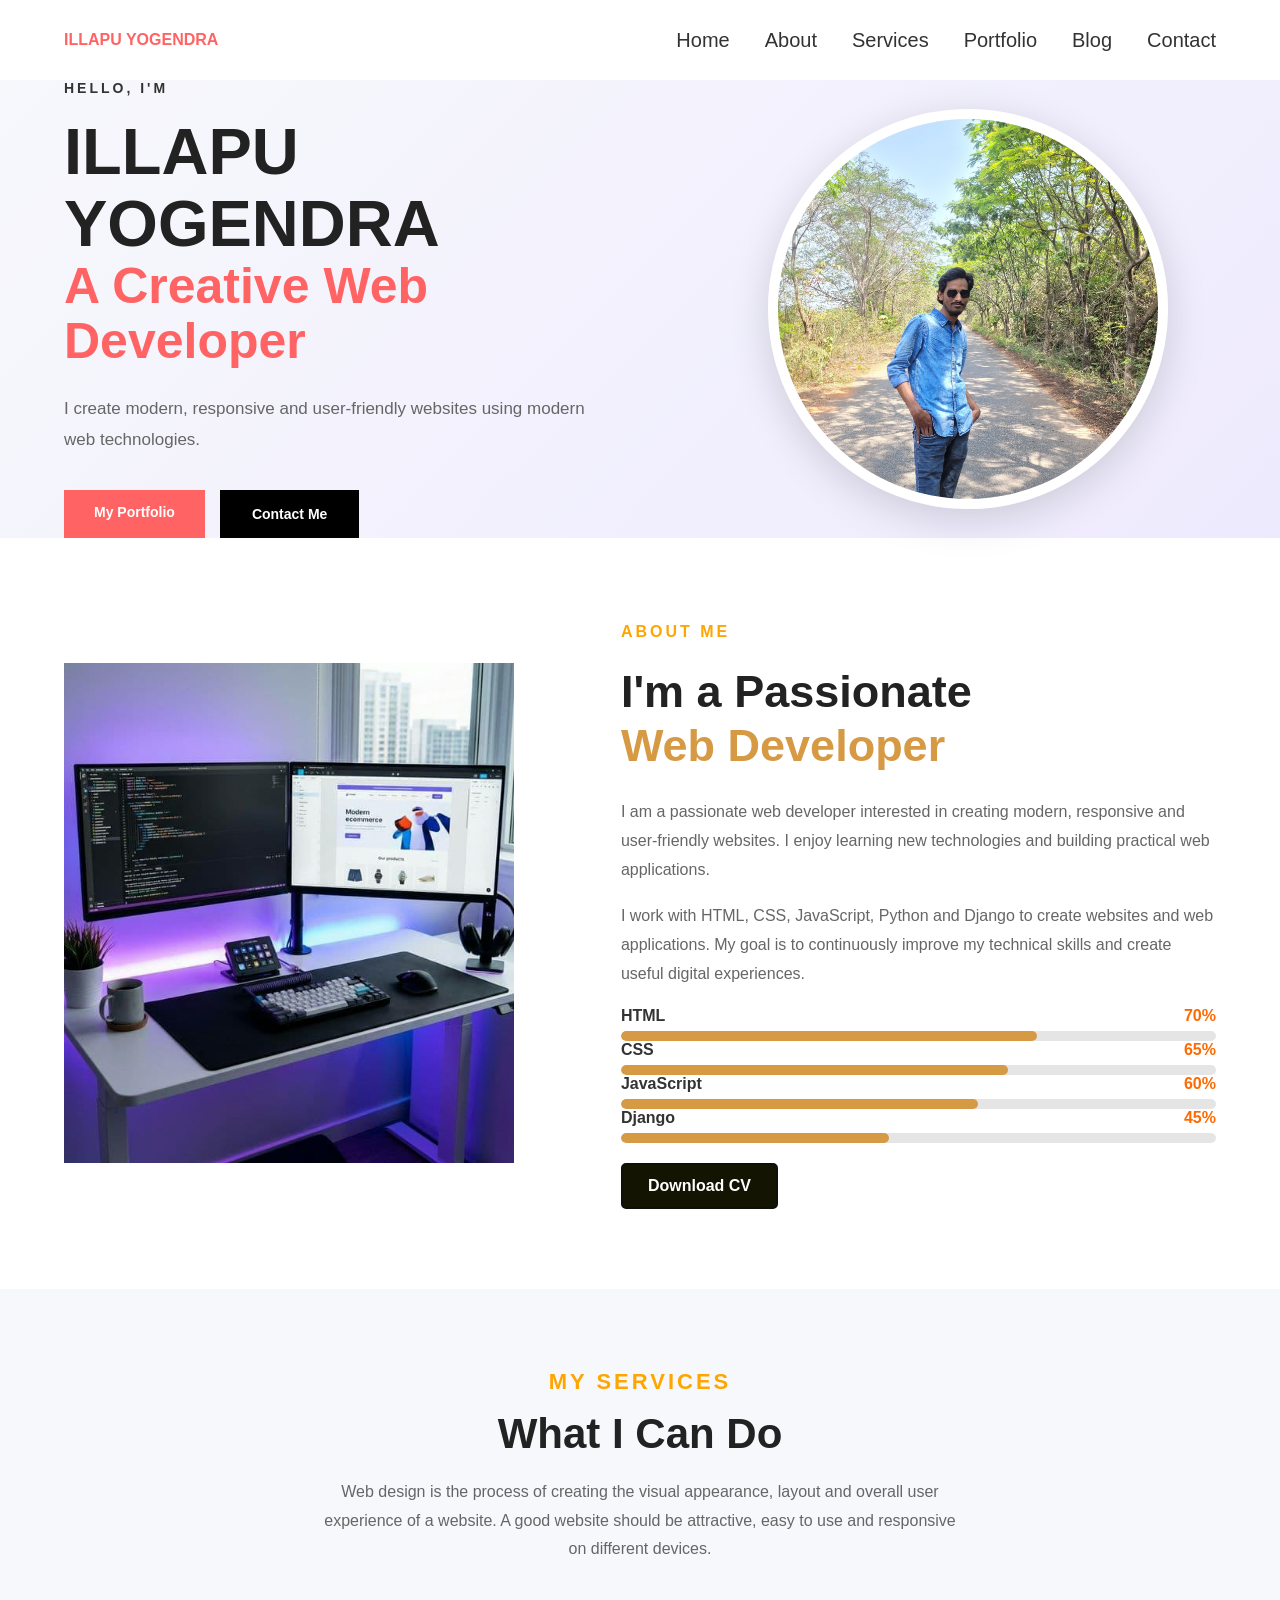
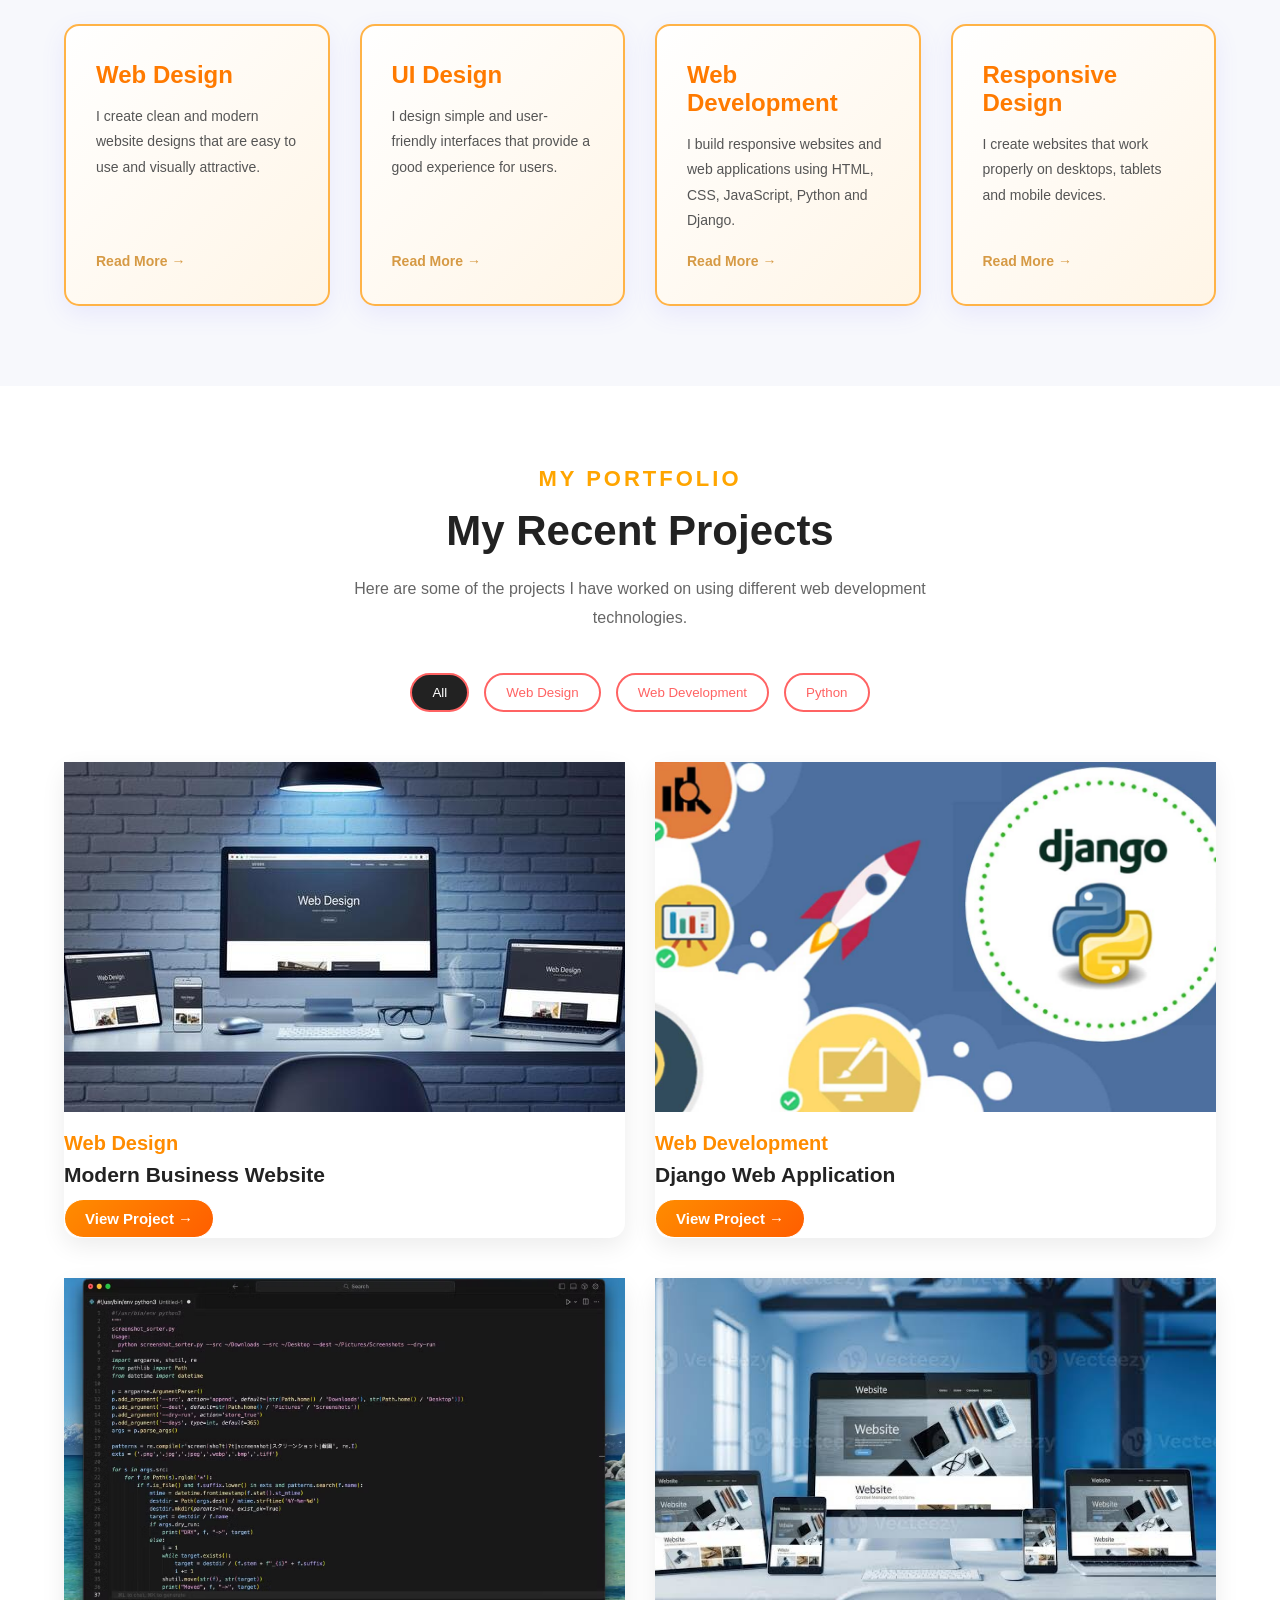
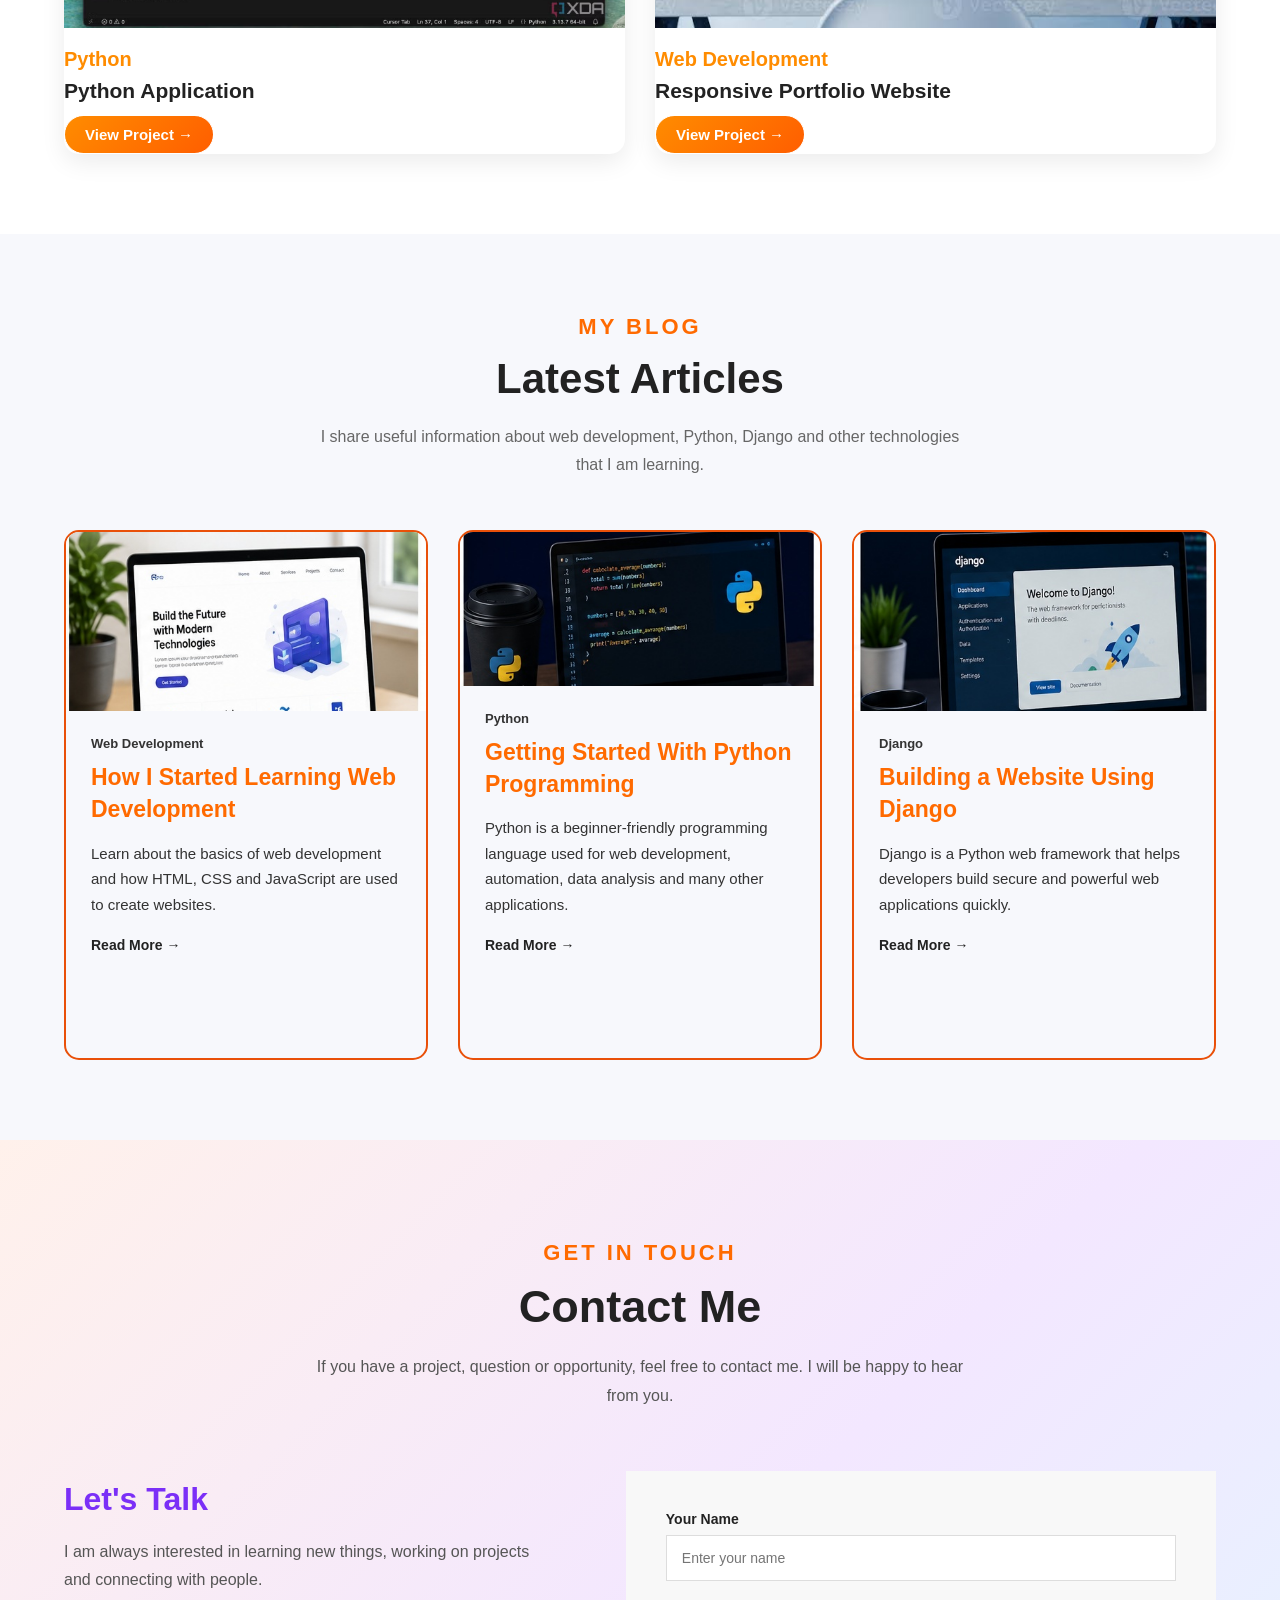
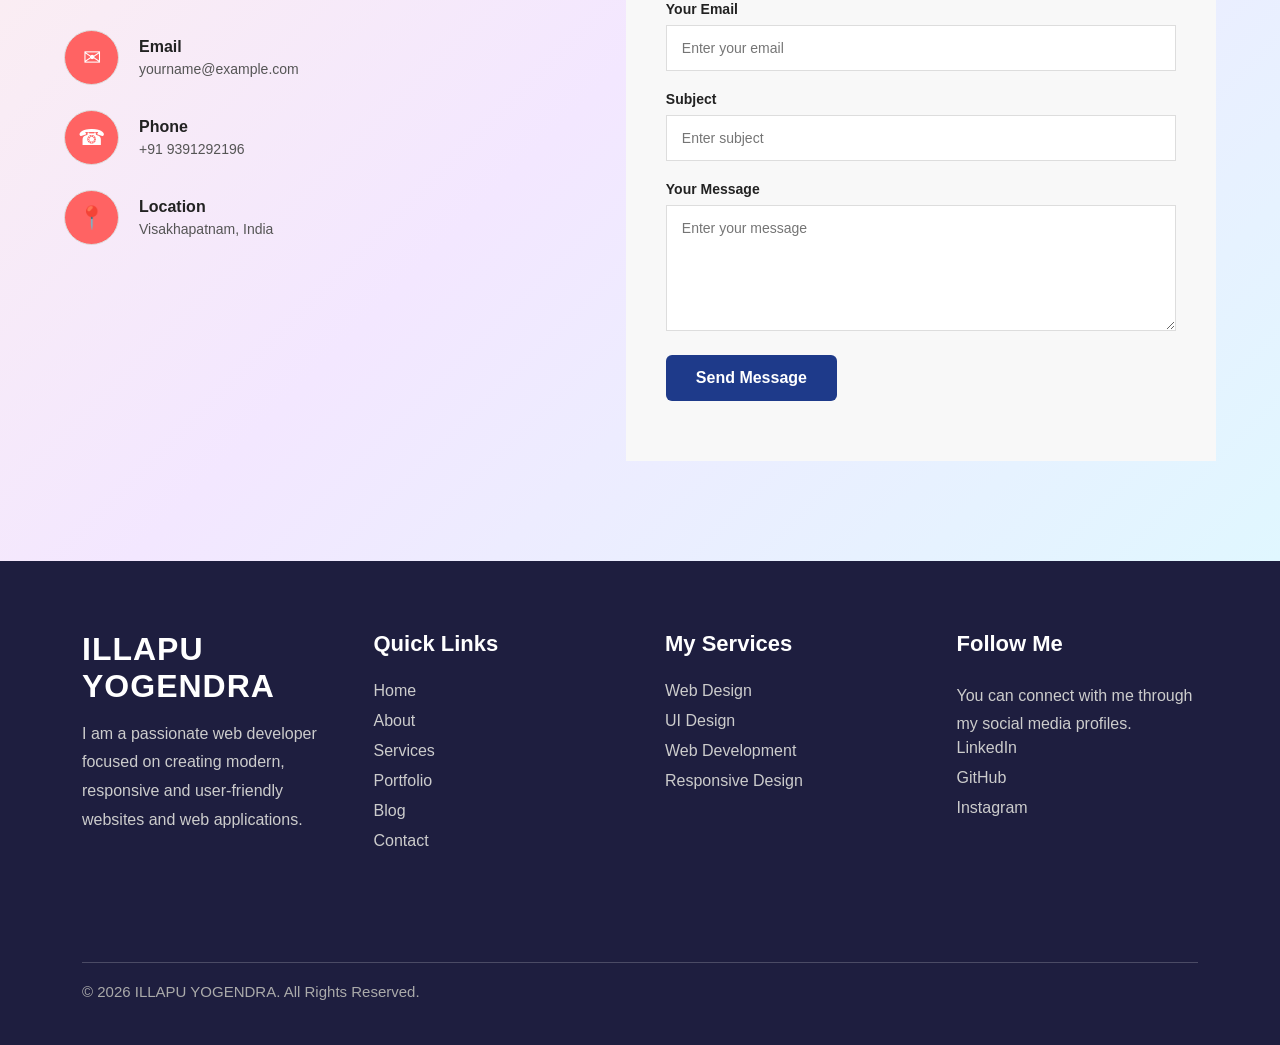
<file: index.html>
<!DOCTYPE html>
<html lang="en">

<head>

    <meta charset="UTF-8">

    <meta name="viewport" content="width=device-width, initial-scale=1.0">

    <title>Illapu Yogendra Portfolio</title>

    <!-- CSS File -->
    <link rel="stylesheet" href="css/style.css">

</head>

<body>


    <!-- =========================
         NAVIGATION BAR
    ========================== -->

    <header class="header">

    <nav class="navbar">

        <div class="logo">
             ILLAPU YOGENDRA
        </div>


        <!-- Mobile Menu Button -->
        <button class="menu-toggle" id="menuToggle">
            ☰
        </button>


        <!-- Navigation Links -->
        <ul class="nav-links" id="navLinks">

            <li>
                <a href="#home">Home</a>
            </li>

            <li>
                <a href="#about">About</a>
            </li>

            <li>
                <a href="#services">Services</a>
            </li>

            <li>
                <a href="#portfolio">Portfolio</a>
            </li>

            <li>
                <a href="#blog">Blog</a>
            </li>

            <li>
                <a href="#contact">Contact</a>
            </li>

        </ul>

    </nav>

</header>

    <!-- =========================
         TEMPORARY CONTENT
    ========================== -->

    <!-- =========================
     HERO / HOME SECTION
========================== -->

<section id="home" class="hero">

    <div class="hero-container">

        <!-- Hero Text -->
        <div class="hero-content">

    <p class="hero-subtitle">
    HELLO, I'M
</p>

<h1>
    <strong>ILLAPU YOGENDRA</strong>
    <span>A Creative Web Developer</span>
</h1>

            <p class="hero-description">
                I create modern, responsive and user-friendly
                websites using modern web technologies.
            </p>

            <div class="hero-buttons">

                <a href="#portfolio" class="btn btn-primary">
                    My Portfolio
                </a>

                <a href="#contact" class="btn btn-secondary">
                    Contact Me
                </a>

            </div>

        </div>


        <!-- Hero Image -->
        <div class="hero-image">

            <div class="image-circle">

                <img
                    src="images/profile.jpg"
                    alt="Profile Image"
                >

            </div>

        </div>

    </div>

</section>
<!-- =========================
     ABOUT SECTION
========================== -->

<section id="about" class="about">

    <div class="about-container">


        <!-- About Image -->
        <div class="about-image">

            <img src="images/About.jpg" alt="About Me">

        </div>


        <!-- About Content -->
        <div class="about-content">

            <p class="section-subtitle">
                ABOUT ME
            </p>

            <h2>
                I'm a Passionate
                <span>Web Developer</span>
            </h2>

            <p>
                I am a passionate web developer interested in
                creating modern, responsive and user-friendly
                websites. I enjoy learning new technologies
                and building practical web applications.
            </p>

            <p>
                I work with HTML, CSS, JavaScript, Python and
                Django to create websites and web applications.
                My goal is to continuously improve my technical
                skills and create useful digital experiences.
            </p>


            <!-- Skills -->

            <div class="skill-item">

    <div class="skill-info">
        <span>HTML</span>
        <span>70%</span>
    </div>

    <div class="skill-bar">
        <div class="skill-progress html"></div>
    </div>

</div>


                <div class="skill-item">

    <div class="skill-info">
        <span>CSS</span>
        <span>65%</span>
    </div>

    <div class="skill-bar">
        <div class="skill-progress css"></div>
    </div>

</div>


                <div class="skill-item">

    <div class="skill-info">
        <span>JavaScript</span>
        <span>60%</span>
    </div>

    <div class="skill-bar">
        <div class="skill-progress javascript"></div>
    </div>

</div>


                <div class="skill-item">

    <div class="skill-info">
        <span>Django</span>
        <span>45%</span>
    </div>

    <div class="skill-bar">
        <div class="skill-progress django"></div>
    </div>

</div>

<!-- Button -->
<a href="files/Illapu-Yogendra-CV.pdf" class="btn" download>
    Download CV
</a>

    </div>

</section>

   <!-- =========================
     SERVICES SECTION
========================== -->

<section id="services" class="services">

    <div class="services-container">


        <!-- Section Heading -->

        <div class="services-heading">

            <p class="section-subtitle">
                MY SERVICES
            </p>

            <h2>
                What I Can Do
            </h2>

            <p>
                Web design is the process of creating the visual appearance,
            layout and overall user experience of a website. A good
            website should be attractive, easy to use and responsive
            on different devices.
            </p>

        </div>


        <!-- Services Cards -->

        <div class="services-grid">


            <!-- Service 1 -->

            <div class="service-card">

                <div class="service-icon">
                    
                </div>

                <h3>
                    Web Design
                </h3>

                <p>
                    I create clean and modern website designs
                    that are easy to use and visually attractive.
                </p>

               <a href="web-design.html">Read More →</a>

            </div>


            <!-- Service 2 -->

            <div class="service-card">

                <div class="service-icon">
                    
                </div>

                <h3>
                    UI Design
                </h3>

                <p>
                    I design simple and user-friendly interfaces
                    that provide a good experience for users.
                </p>

                <a href="ui-design.html">
                    Read More →
                </a>

            </div>


            <!-- Service 3 -->

            <div class="service-card">

                <div class="service-icon">
                    
                </div>

                <h3>
                    Web Development
                </h3>

                <p>
                    I build responsive websites and web applications
                    using HTML, CSS, JavaScript, Python and Django.
                </p>

                <a href="web-development.html">
                    Read More →
                </a>

            </div>


            <!-- Service 4 -->

            <div class="service-card">

                <div class="service-icon">
                    
                </div>

                <h3>
                    Responsive Design
                </h3>

                <p>
                    I create websites that work properly on
                    desktops, tablets and mobile devices.
                </p>

                <a href="responsive-design.html">
                    Read More →
                </a>

            </div>


        </div>

    </div>

</section>

    <!-- =========================
     PORTFOLIO SECTION
========================== -->

<section id="portfolio" class="portfolio">

    <div class="portfolio-container">


        <!-- Portfolio Heading -->

        <div class="portfolio-heading">

            <p class="section-subtitle">
                MY PORTFOLIO
            </p>

            <h2>
                My Recent Projects
            </h2>

            <p>
                Here are some of the projects I have worked on
                using different web development technologies.
            </p>

        </div>


        <!-- Portfolio Filter -->
<div class="portfolio-filter">

    <button class="filter-btn active" data-filter="all">
        All
    </button>

    <button class="filter-btn" data-filter="web-design">
        Web Design
    </button>

    <button class="filter-btn" data-filter="web-development">
        Web Development
    </button>

    <button class="filter-btn" data-filter="python">
        Python
    </button>

</div>


        <!-- Portfolio Grid -->

        <div class="portfolio-grid">
               
            
<!-- Project 1 -->
<div class="portfolio-item" data-category="web-design">

    <div class="portfolio-image">
        <img src="images/project1.jpeg" alt="Modern Business Website">
    </div>

    <div class="portfolio-info">
        <p>Web Design</p>
        <h3>Modern Business Website</h3>

        <a href="project-business.html" class="project-link">
            View Project →
        </a>
    </div>

</div>


<!-- Project 2 -->
<div class="portfolio-item" data-category="web-development">

    <div class="portfolio-image">
        <img src="images/project2.jpeg" alt="Django Web Application">
    </div>

    <div class="portfolio-info">
        <p>Web Development</p>
        <h3>Django Web Application</h3>

        <a href="project-django.html" class="project-link">
            View Project →
        </a>
    </div>

</div>


<!-- Project 3 -->
<div class="portfolio-item" data-category="python">

    <div class="portfolio-image">
        <img src="images/project3.jpeg" alt="Python Application">
    </div>

    <div class="portfolio-info">
        <p>Python</p>
        <h3>Python Application</h3>

        <a href="project-python.html" class="project-link">
            View Project →
        </a>
    </div>

</div>


<!-- Project 4 -->
<div class="portfolio-item" data-category="web-development">

    <div class="portfolio-image">
        <img src="images/project4.jpeg" alt="Responsive Portfolio Website">
    </div>

    <div class="portfolio-info">
        <p>Web Development</p>
        <h3>Responsive Portfolio Website</h3>

        <a href="project-responsive.html" class="project-link">
            View Project →
        </a>
    </div>

</div>

        </div>

    </div>

</section>

    <section id="blog" class="blog">

    <div class="blog-container">

        <!-- Blog Heading -->
        <div class="blog-heading">

            <p class="section-subtitle">MY BLOG</p>

            <h2>Latest Articles</h2>

            <p>
                I share useful information about web development,
                Python, Django and other technologies that I am learning.
            </p>

        </div>


        <!-- Blog Cards -->
        <div class="blog-grid">


            <!-- Blog Card 1 -->
            <article class="blog-card">

                <div class="blog-image">
                    <img src="images/blog1.jpg"
                         alt="Web Development">
                </div>

                <div class="blog-content">

                    <p class="blog-category">
                        Web Development
                    </p>

                    <h3>
                        How I Started Learning Web Development
                    </h3>

                    <p>
                        Learn about the basics of web development
                        and how HTML, CSS and JavaScript are used
                        to create websites.
                    </p>
                   <a href="blog-web-development.html">
                        Read More →
                    </a>

                </div>

            </article>


            <!-- Blog Card 2 -->
            <article class="blog-card">

                <div class="blog-image">
                    <img src="images/blog2.jpg"
                         alt="Python Programming">
                </div>

                <div class="blog-content">

                    <p class="blog-category">
                        Python
                    </p>

                    <h3>
                        Getting Started With Python Programming
                    </h3>

                    <p>
                        Python is a beginner-friendly programming
                        language used for web development, automation,
                        data analysis and many other applications.
                    </p>

                    <a href="blog-python.html">
                        Read More →
                    </a>

                </div>

            </article>


            <!-- Blog Card 3 -->
            <article class="blog-card">

                <div class="blog-image">
                    <img src="images/blog3.jpg"
                         alt="Django Development">
                </div>

                <div class="blog-content">

                    <p class="blog-category">
                        Django
                    </p>

                    <h3>
                        Building a Website Using Django
                    </h3>

                    <p>
                        Django is a Python web framework that helps
                        developers build secure and powerful web
                        applications quickly.
                    </p>

                    <a href="blog-django.html">
                        Read More →
                    </a>

                </div>

            </article>


        </div>

    </div>

</section>
   <!-- =========================
     CONTACT SECTION
========================= -->

<section id="contact" class="contact">

    <div class="contact-container">

        <!-- Contact Heading -->
        <div class="contact-heading">

            <p class="section-subtitle">GET IN TOUCH</p>

            <h2>Contact Me</h2>

            <p>
                If you have a project, question or opportunity,
                feel free to contact me. I will be happy to hear from you.
            </p>

        </div>


        <!-- Contact Content -->
        <div class="contact-content">


            <!-- Left Side -->
            <div class="contact-info">

                <h3>Let's Talk</h3>

                <p>
                    I am always interested in learning new things,
                    working on projects and connecting with people.
                </p>


                <!-- Email -->
                <div class="contact-item">

                    <div class="contact-icon">
                        ✉
                    </div>

                    <div>
                        <h4>Email</h4>
                        <p>yourname@example.com</p>
                    </div>

                </div>


                <!-- Phone -->
                <div class="contact-item">

                    <div class="contact-icon">
                        ☎
                    </div>

                    <div>
                        <h4>Phone</h4>
                        <p>+91 9391292196</p>
                    </div>

                </div>


                <!-- Location -->
                <div class="contact-item">

                    <div class="contact-icon">
                        📍
                    </div>

                    <div>
                        <h4>Location</h4>
                        <p>Visakhapatnam, India</p>
                    </div>

                </div>

            </div>


            <!-- Right Side - Contact Form -->
            <div class="contact-form">

                <form id="contactForm" onsubmit="submitContactForm(event)">
                    <!-- Name -->
                    <div class="form-group">

                        <label for="name">Your Name</label>

                        <input
                            type="text"
                            id="name"
                            name="name"
                            placeholder="Enter your name"
                            required
                        >

                    </div>


                    <!-- Email -->
                    <div class="form-group">

                        <label for="email">Your Email</label>

                        <input
                            type="email"
                            id="email"
                            name="email"
                            placeholder="Enter your email"
                            required
                        >

                    </div>


                    <!-- Subject -->
                    <div class="form-group">

                        <label for="subject">Subject</label>

                        <input
                            type="text"
                            id="subject"
                            name="subject"
                            placeholder="Enter subject"
                            required
                        >

                    </div>


                    <!-- Message -->
                    <div class="form-group">

                        <label for="message">Your Message</label>

                        <textarea
                            id="message"
                            name="message"
                            rows="6"
                            placeholder="Enter your message"
                            required
                        ></textarea>

                    </div>


                    <!-- Submit Button -->
                    <button type="submit" class="contact-btn">
                        Send Message
                    </button>

                    <!-- Success Notification -->

<div id="contactNotification" class="contact-notification">

    <div class="notification-check">
        ✓
    </div>

    <h2>MESSAGE SENT SUCCESSFULLY!</h2>

    <p class="notification-main">
        Thank You for Contacting Me!
    </p>

    <p>
        Your message has been received successfully.
        I appreciate your interest and will get back to you soon.
    </p>

    <button type="button" onclick="closeContactNotification()">
        OK
    </button>

</div>

                    <p id="formMessage" style="margin-top: 20px; font-size: 16px;"></p>

                </form>

            </div>

        </div>

    </div>

</section>

   

   <!-- =========================
     FOOTER SECTION
========================= -->

<footer class="footer">

    <div class="footer-container">

        <!-- Footer Main Content -->
        <div class="footer-main">

            <!-- About / Name -->
            <div class="footer-column">

                <div class="footer-logo">
                    ILLAPU YOGENDRA
                </div>

                <p>
                    I am a passionate web developer focused on creating
                    modern, responsive and user-friendly websites and
                    web applications.
                </p>

            </div>


            <!-- Quick Links -->
            <div class="footer-column">

                <h3>Quick Links</h3>

                <ul class="footer-links">
                    <li>
                        <a href="#home">Home</a>
                    </li>

                    <li>
                        <a href="#about">About</a>
                    </li>

                    <li>
                        <a href="#services">Services</a>
                    </li>

                    <li>
                        <a href="#portfolio">Portfolio</a>
                    </li>

                    <li>
                        <a href="#blog">Blog</a>
                    </li>

                    <li>
                        <a href="#contact">Contact</a>
                    </li>
                </ul>

            </div>


            <!-- My Services -->
            <div class="footer-column">

                <h3>My Services</h3>

                <ul class="footer-links">
                    <li>Web Design</li>
                    <li>UI Design</li>
                    <li>Web Development</li>
                    <li>Responsive Design</li>
                </ul>

            </div>


            <!-- Follow Me -->
            <div class="footer-column">

                <h3>Follow Me</h3>

                <p>
                    You can connect with me through my
                    social media profiles.
                </p>

                <ul class="footer-links">
                    <li>
                        <a href="https://www.linkedin.com/in/yogendra-illapu-02b672347" target="_blank">
    LinkedIn
</a>
                    </li>

                    <li>
                        <a href="https://github.com/illapuyogendra3-eng/nani" target="_blank">GitHub</a>
                    </li>

                    <li>
                        <a href="https://www.instagram.com/call_me_yoge_18" target="_blank">Instagram</a>
                    </li>
                </ul>

            </div>

        </div>


        <!-- Footer Bottom -->
        <div class="footer-bottom">

            <p>
                © 2026 ILLAPU YOGENDRA. All Rights Reserved.
            </p>

        </div>

    </div>

</footer>

<script src="css/js/script.js"></script>

<script>
function submitContactForm(event) {

    event.preventDefault();

    const message = document.getElementById("formMessage");

    document.getElementById("contactForm").reset();
}
</script>

<script>
document.addEventListener("DOMContentLoaded", function () {

    const contactForm = document.getElementById("contactForm");
    const successPopup = document.getElementById("successPopup");

    if (contactForm) {

        contactForm.addEventListener("submit", function (event) {

            event.preventDefault();

            // Show colorful popup
            successPopup.style.display = "flex";

            // Clear the form
            contactForm.reset();

        });

    }

});

function closeSuccessPopup() {
    document.getElementById("successPopup").style.display = "none";
}
</script>
</script>

<!-- Success Notification -->
<div id="successPopup" class="success-popup">
    <div class="success-popup-box">

        <div class="success-icon">✓</div>

        <h2>Message Sent Successfully!</h2>

        <p>
            Thank you for contacting me.<br>
            I will get back to you soon.
        </p>

        <button onclick="closeSuccessPopup()">OK</button>

    </div>
</div>

</body>
</html>
</file>
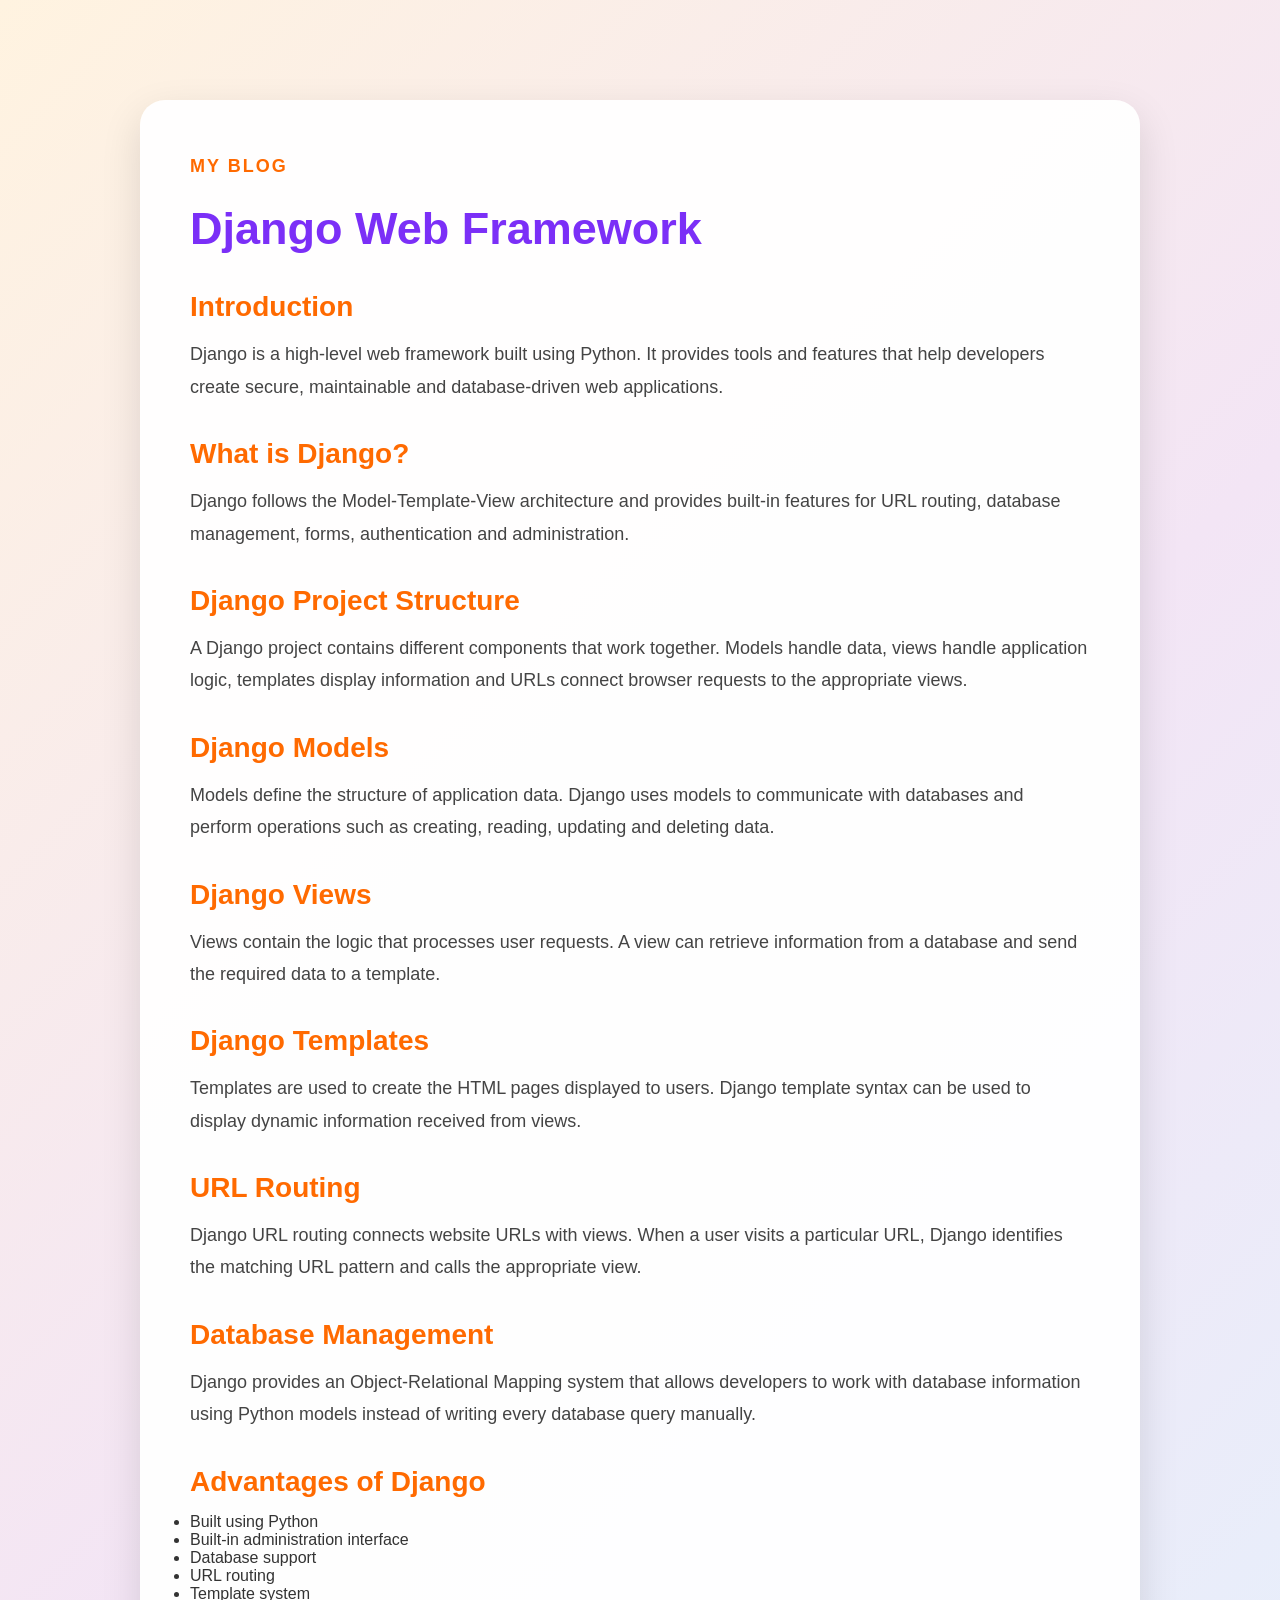
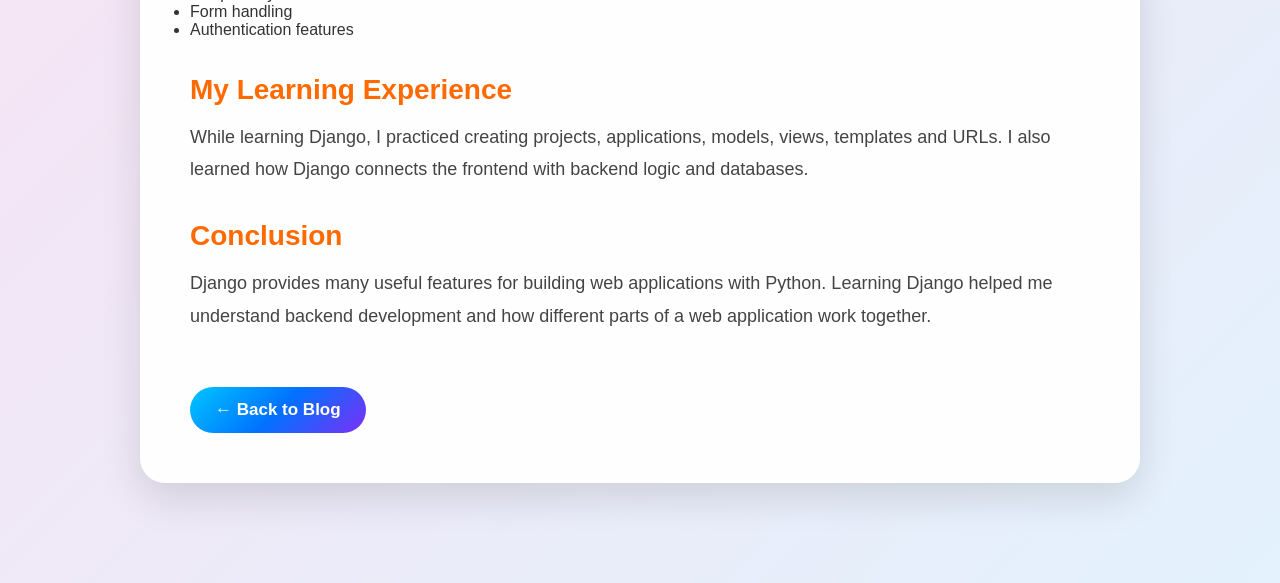
<file: blog-django.html>
<!DOCTYPE html>
<html lang="en">

<head>
    <meta charset="UTF-8">
    <meta name="viewport" content="width=device-width, initial-scale=1.0">

    <title>Building a Website Using Django</title>

    <link rel="stylesheet" href="css/style.css">
</head>

<body>
<section class="blog-details">

    <div class="blog-details-container">

        <p class="section-subtitle">
            MY BLOG
        </p>

        <h1>
            Django Web Framework
        </h1>

        <h2>
            Introduction
        </h2>

        <p>
            Django is a high-level web framework built using Python.
            It provides tools and features that help developers create
            secure, maintainable and database-driven web applications.
        </p>

        <h2>
            What is Django?
        </h2>

        <p>
            Django follows the Model-Template-View architecture and
            provides built-in features for URL routing, database
            management, forms, authentication and administration.
        </p>

        <h2>
            Django Project Structure
        </h2>

        <p>
            A Django project contains different components that work
            together. Models handle data, views handle application
            logic, templates display information and URLs connect
            browser requests to the appropriate views.
        </p>

        <h2>
            Django Models
        </h2>

        <p>
            Models define the structure of application data. Django
            uses models to communicate with databases and perform
            operations such as creating, reading, updating and
            deleting data.
        </p>

        <h2>
            Django Views
        </h2>

        <p>
            Views contain the logic that processes user requests.
            A view can retrieve information from a database and
            send the required data to a template.
        </p>

        <h2>
            Django Templates
        </h2>

        <p>
            Templates are used to create the HTML pages displayed to
            users. Django template syntax can be used to display
            dynamic information received from views.
        </p>

        <div class="project-box">

            <h2>
                URL Routing
            </h2>

            <p>
                Django URL routing connects website URLs with views.
                When a user visits a particular URL, Django identifies
                the matching URL pattern and calls the appropriate
                view.
            </p>

        </div>

        <h2>
            Database Management
        </h2>

        <p>
            Django provides an Object-Relational Mapping system that
            allows developers to work with database information using
            Python models instead of writing every database query
            manually.
        </p>

        <h2>
            Advantages of Django
        </h2>

        <ul>
            <li>Built using Python</li>
            <li>Built-in administration interface</li>
            <li>Database support</li>
            <li>URL routing</li>
            <li>Template system</li>
            <li>Form handling</li>
            <li>Authentication features</li>
        </ul>

        <h2>
            My Learning Experience
        </h2>

        <p>
            While learning Django, I practiced creating projects,
            applications, models, views, templates and URLs. I also
            learned how Django connects the frontend with backend
            logic and databases.
        </p>

        <h2>
            Conclusion
        </h2>

        <p>
            Django provides many useful features for building web
            applications with Python. Learning Django helped me
            understand backend development and how different parts
            of a web application work together.
        </p>

        <a href="index.html#blog" class="back-button">
            ← Back to Blog
        </a>

    </div>

</section>
</body>

</html>
</file>
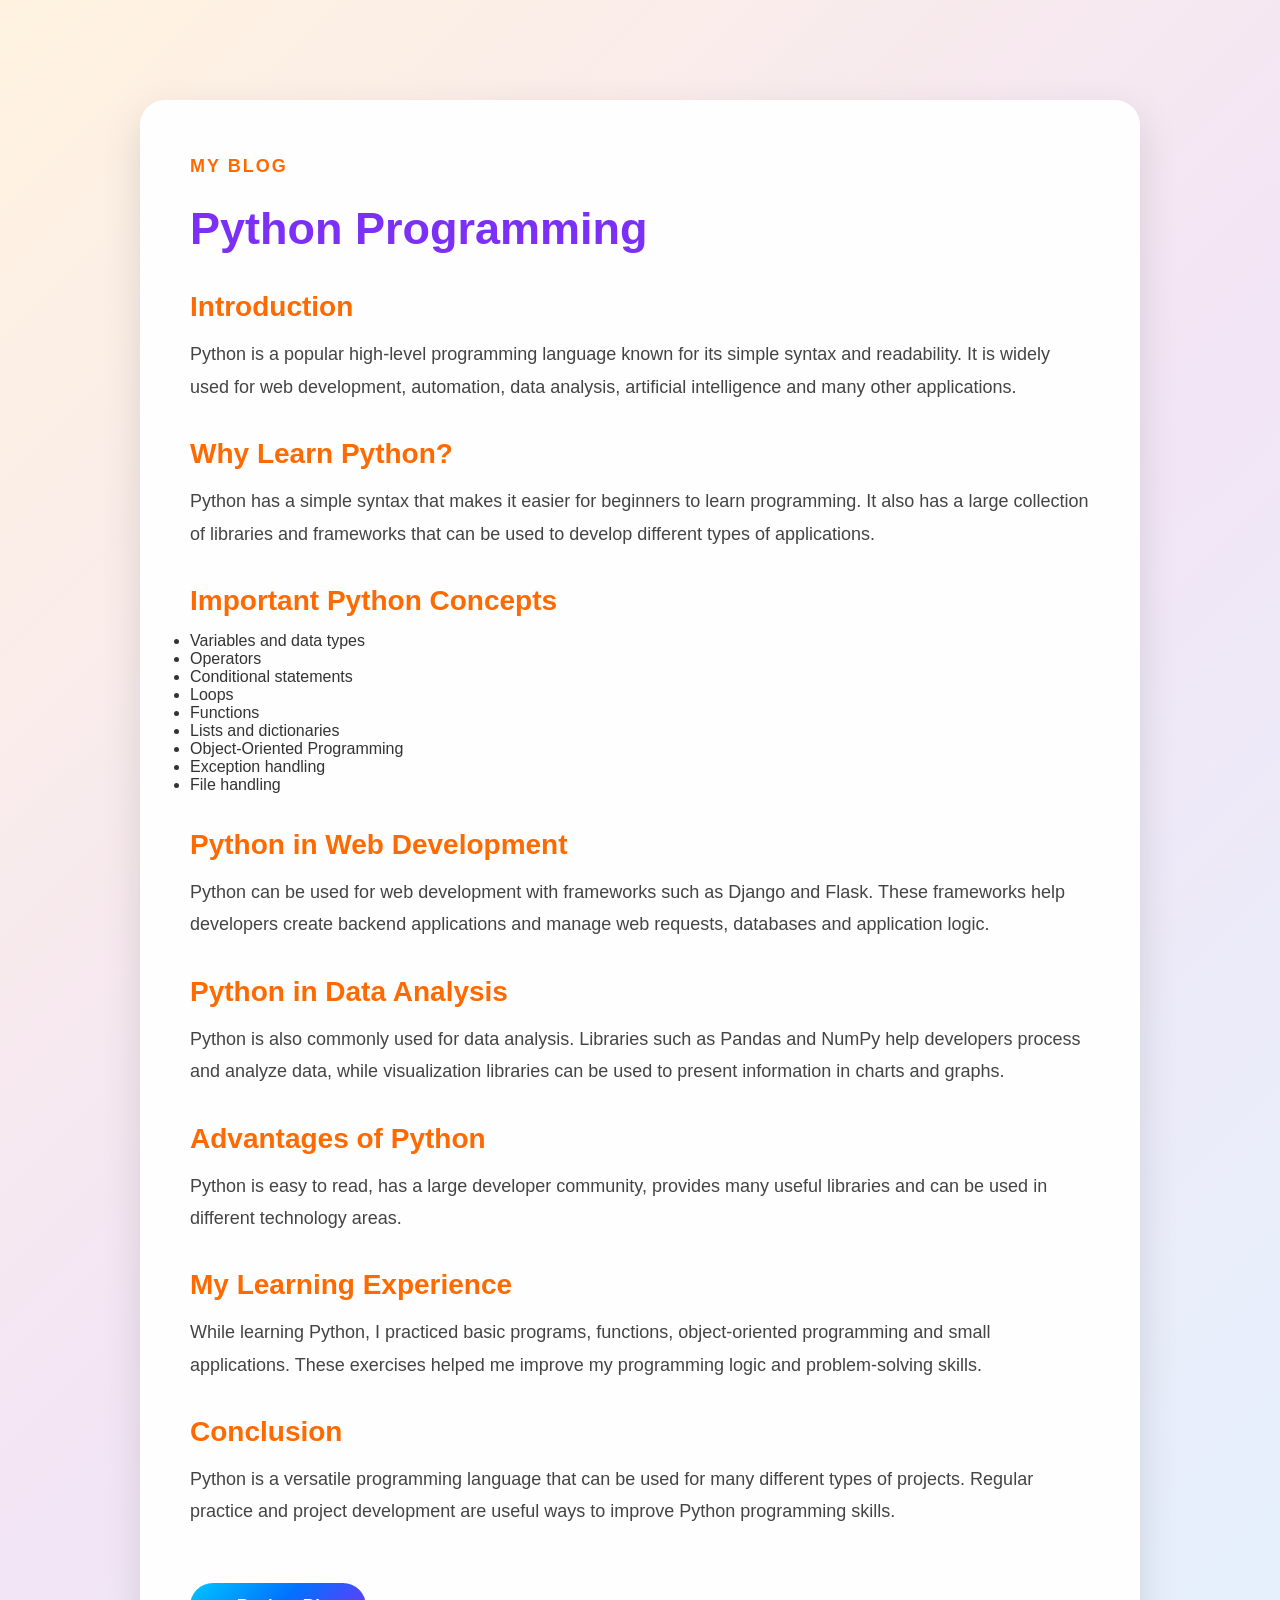
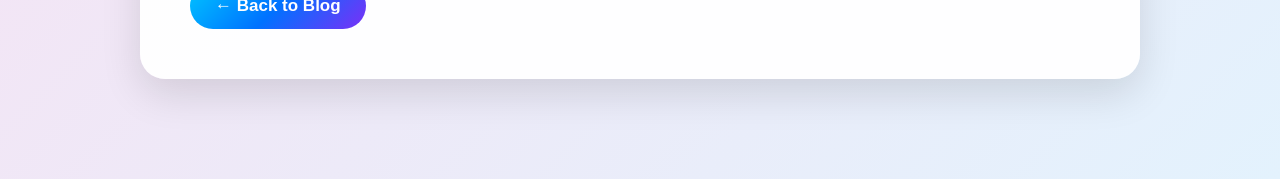
<file: blog-python.html>
<!DOCTYPE html>
<html lang="en">

<head>
    <meta charset="UTF-8">
    <meta name="viewport" content="width=device-width, initial-scale=1.0">

    <title>Getting Started With Python Programming</title>

    <link rel="stylesheet" href="css/style.css">
</head>

<body>
<section class="blog-details">

    <div class="blog-details-container">

        <p class="section-subtitle">
            MY BLOG
        </p>

        <h1>
            Python Programming
        </h1>

        <h2>
            Introduction
        </h2>

        <p>
            Python is a popular high-level programming language known
            for its simple syntax and readability. It is widely used
            for web development, automation, data analysis, artificial
            intelligence and many other applications.
        </p>

        <h2>
            Why Learn Python?
        </h2>

        <p>
            Python has a simple syntax that makes it easier for
            beginners to learn programming. It also has a large
            collection of libraries and frameworks that can be used
            to develop different types of applications.
        </p>

        <h2>
            Important Python Concepts
        </h2>

        <ul>
            <li>Variables and data types</li>
            <li>Operators</li>
            <li>Conditional statements</li>
            <li>Loops</li>
            <li>Functions</li>
            <li>Lists and dictionaries</li>
            <li>Object-Oriented Programming</li>
            <li>Exception handling</li>
            <li>File handling</li>
        </ul>

        <h2>
            Python in Web Development
        </h2>

        <p>
            Python can be used for web development with frameworks
            such as Django and Flask. These frameworks help developers
            create backend applications and manage web requests,
            databases and application logic.
        </p>

        <h2>
            Python in Data Analysis
        </h2>

        <p>
            Python is also commonly used for data analysis. Libraries
            such as Pandas and NumPy help developers process and
            analyze data, while visualization libraries can be used
            to present information in charts and graphs.
        </p>

        <div class="project-box">

            <h2>
                Advantages of Python
            </h2>

            <p>
                Python is easy to read, has a large developer community,
                provides many useful libraries and can be used in
                different technology areas.
            </p>

        </div>

        <h2>
            My Learning Experience
        </h2>

        <p>
            While learning Python, I practiced basic programs,
            functions, object-oriented programming and small
            applications. These exercises helped me improve my
            programming logic and problem-solving skills.
        </p>

        <h2>
            Conclusion
        </h2>

        <p>
            Python is a versatile programming language that can be
            used for many different types of projects. Regular
            practice and project development are useful ways to
            improve Python programming skills.
        </p>

        <a href="index.html#blog" class="back-button">
            ← Back to Blog
        </a>

    </div>

</section>

</body>

</html>
</file>
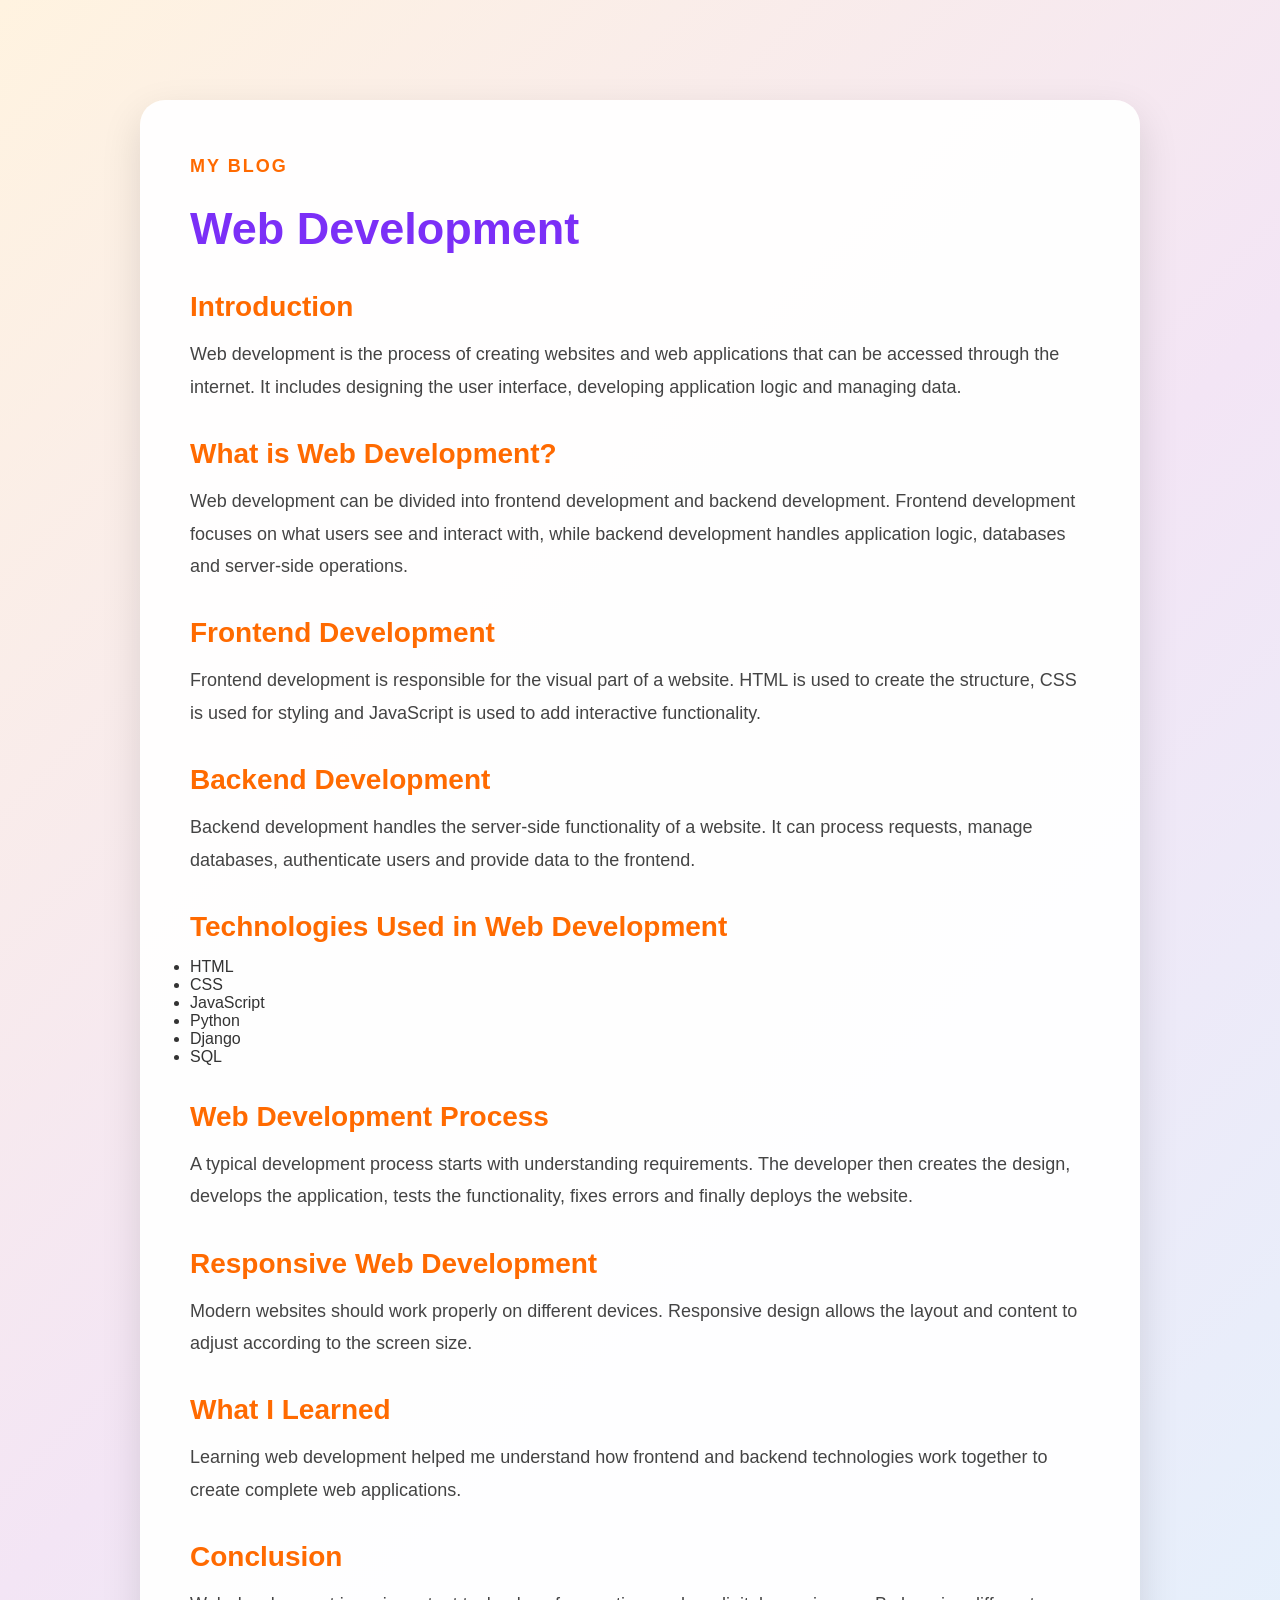
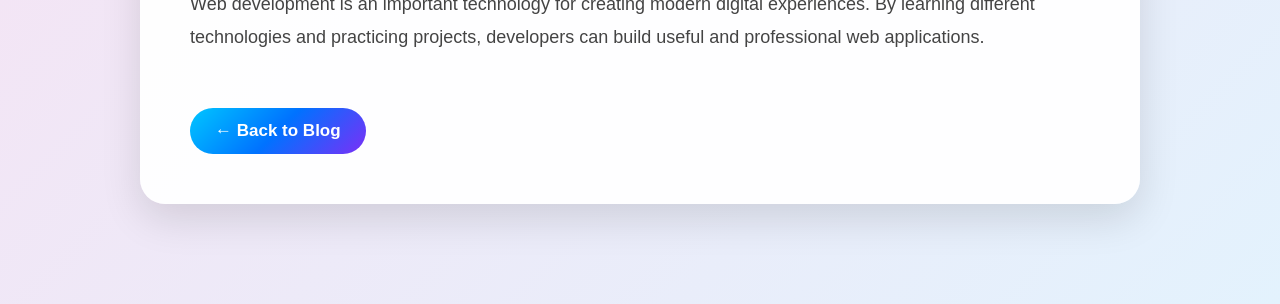
<file: blog-web-development.html>
<!DOCTYPE html>
<html lang="en">

<head>
    <meta charset="UTF-8">
    <meta name="viewport" content="width=device-width, initial-scale=1.0">

    <title>How I Started Learning Web Development</title>

    <link rel="stylesheet" href="css/style.css">
</head>

<body>

   <section class="blog-details">

    <div class="blog-details-container">

        <p class="section-subtitle">
            MY BLOG
        </p>

        <h1>
            Web Development
        </h1>

        <h2>
            Introduction
        </h2>

        <p>
            Web development is the process of creating websites and
            web applications that can be accessed through the internet.
            It includes designing the user interface, developing
            application logic and managing data.
        </p>

        <h2>
            What is Web Development?
        </h2>

        <p>
            Web development can be divided into frontend development
            and backend development. Frontend development focuses on
            what users see and interact with, while backend development
            handles application logic, databases and server-side
            operations.
        </p>

        <h2>
            Frontend Development
        </h2>

        <p>
            Frontend development is responsible for the visual part of
            a website. HTML is used to create the structure, CSS is
            used for styling and JavaScript is used to add
            interactive functionality.
        </p>

        <h2>
            Backend Development
        </h2>

        <p>
            Backend development handles the server-side functionality
            of a website. It can process requests, manage databases,
            authenticate users and provide data to the frontend.
        </p>

        <h2>
            Technologies Used in Web Development
        </h2>

        <ul>
            <li>HTML</li>
            <li>CSS</li>
            <li>JavaScript</li>
            <li>Python</li>
            <li>Django</li>
            <li>SQL</li>
        </ul>

        <div class="project-box">

            <h2>
                Web Development Process
            </h2>

            <p>
                A typical development process starts with understanding
                requirements. The developer then creates the design,
                develops the application, tests the functionality,
                fixes errors and finally deploys the website.
            </p>

        </div>

        <h2>
            Responsive Web Development
        </h2>

        <p>
            Modern websites should work properly on different devices.
            Responsive design allows the layout and content to adjust
            according to the screen size.
        </p>

        <h2>
            What I Learned
        </h2>

        <p>
            Learning web development helped me understand how frontend
            and backend technologies work together to create complete
            web applications.
        </p>

        <h2>
            Conclusion
        </h2>

        <p>
            Web development is an important technology for creating
            modern digital experiences. By learning different
            technologies and practicing projects, developers can build
            useful and professional web applications.
        </p>

        <a href="index.html#blog" class="back-button">
            ← Back to Blog
        </a>

    </div>

</section>

</body>

</html>
</file>
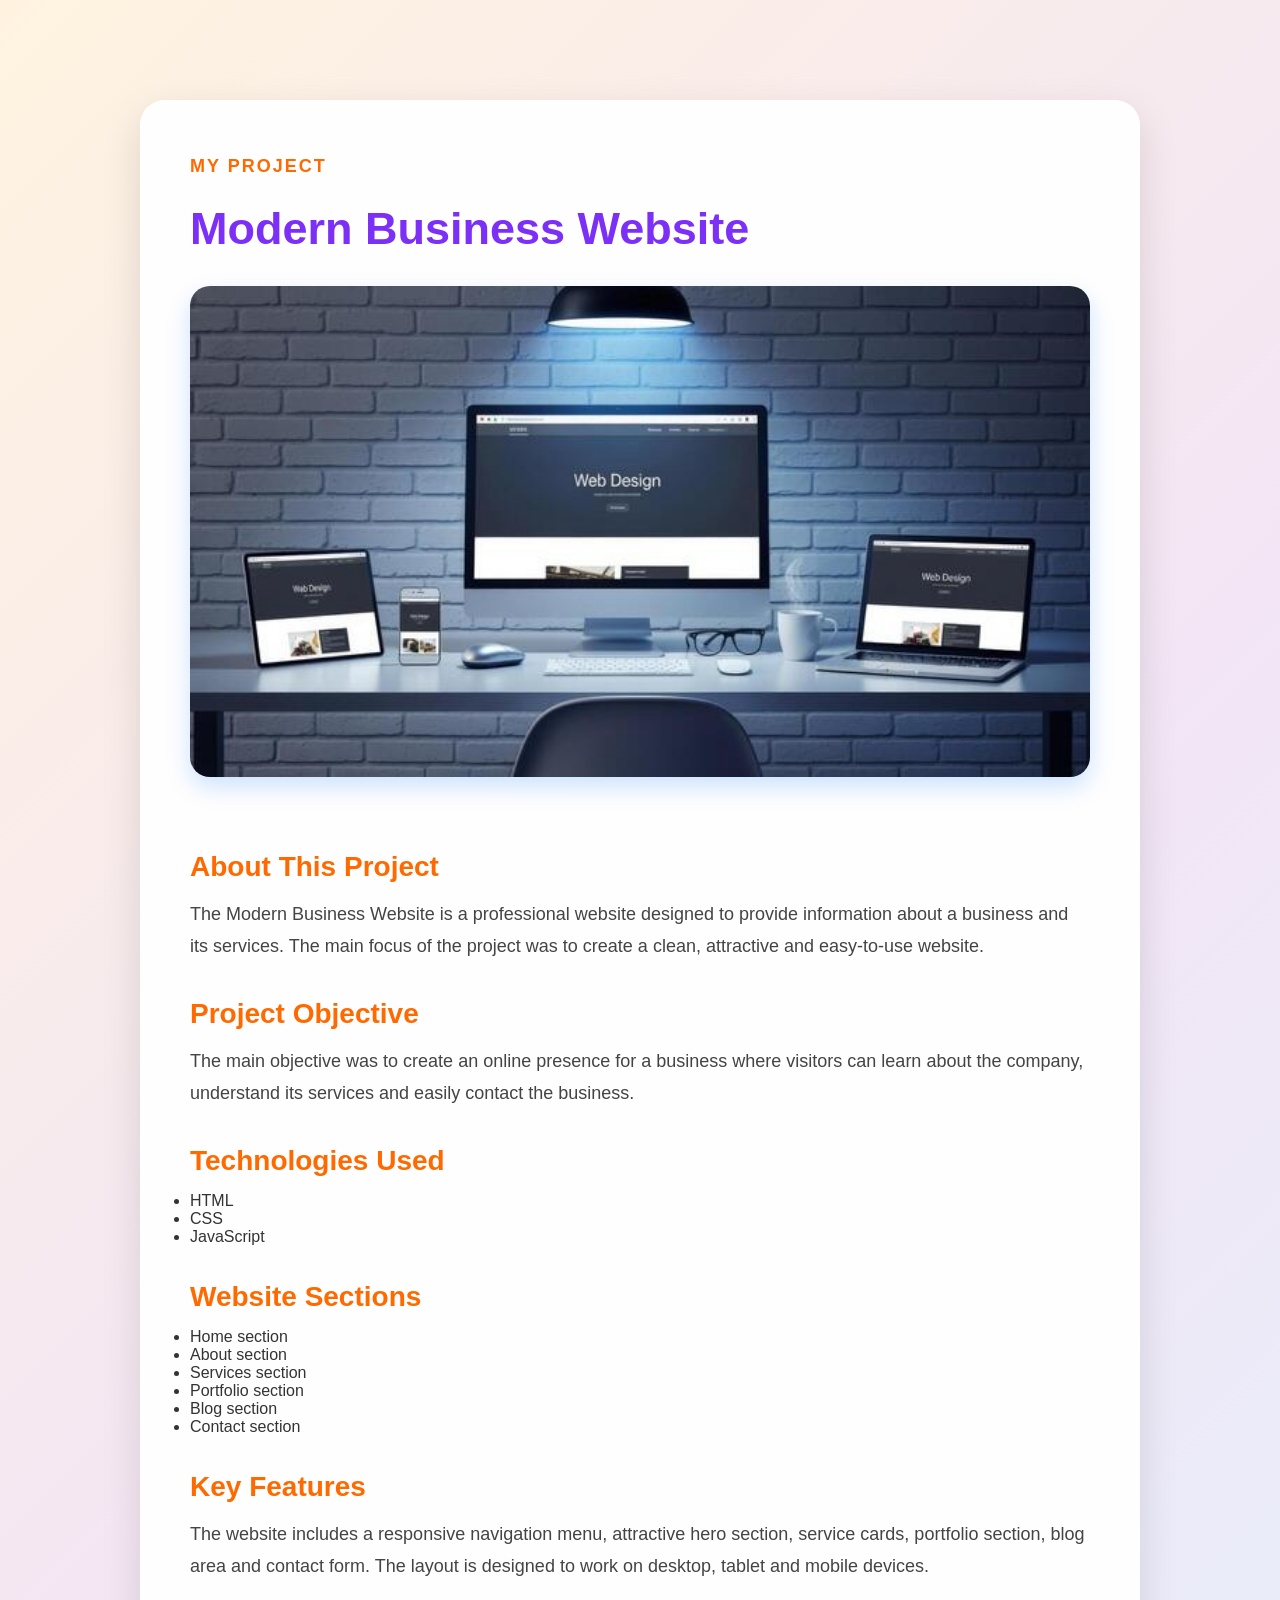
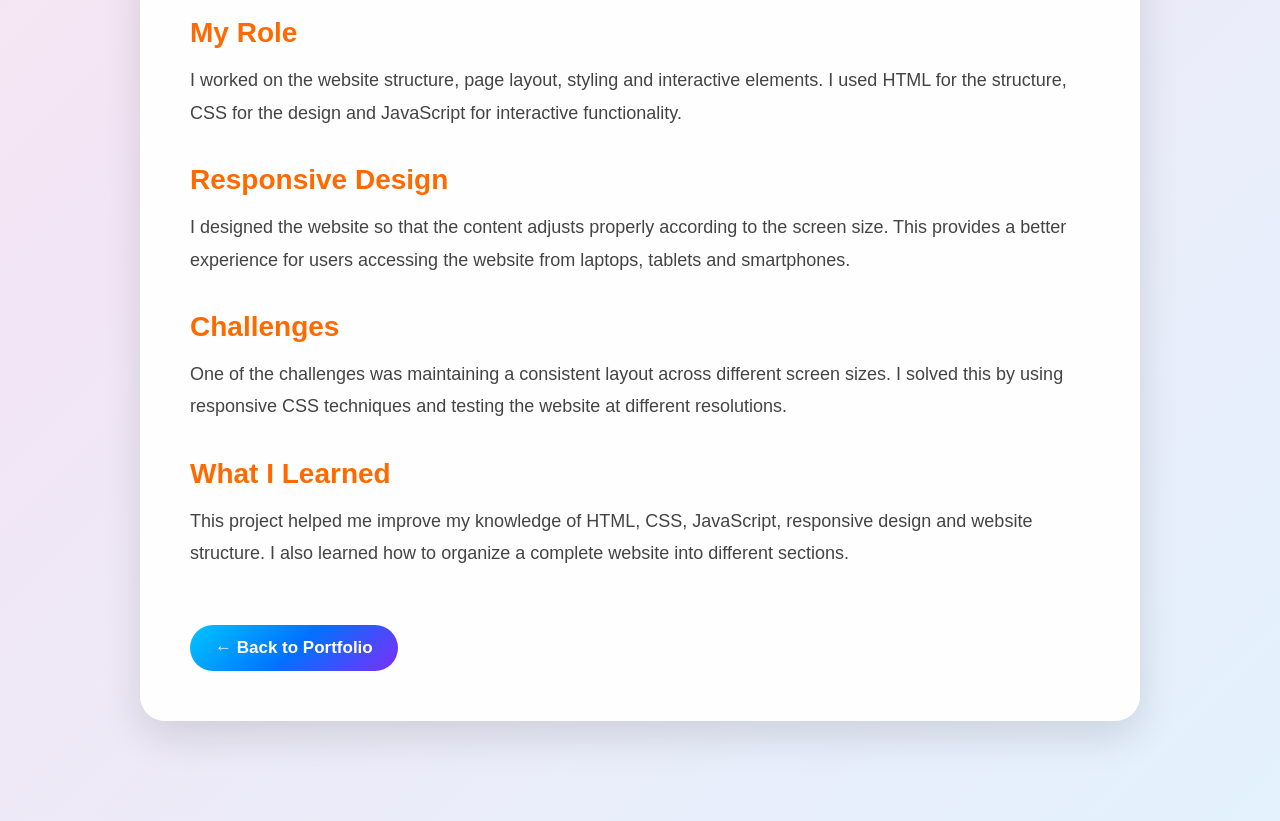
<file: project-business.html>
<!DOCTYPE html>
<html lang="en">

<head>

    <meta charset="UTF-8">

    <meta name="viewport" content="width=device-width, initial-scale=1.0">

    <title>Modern Business Website - JOYSENO</title>

    <link rel="stylesheet" href="css/style.css">

</head>

<body>
<section class="blog-details">

    <div class="blog-details-container">

        <p class="section-subtitle">
            MY PROJECT
        </p>

        <h1>
            Modern Business Website
        </h1>

        <img
            src="images/project1.jpeg"
            alt="Modern Business Website"
            class="blog-details-image"
        >

        <h2>
            About This Project
        </h2>

        <p>
            The Modern Business Website is a professional website
            designed to provide information about a business and its
            services. The main focus of the project was to create a
            clean, attractive and easy-to-use website.
        </p>

        <h2>
            Project Objective
        </h2>

        <p>
            The main objective was to create an online presence for a
            business where visitors can learn about the company,
            understand its services and easily contact the business.
        </p>

        <h2>
            Technologies Used
        </h2>

        <ul>
            <li>HTML</li>
            <li>CSS</li>
            <li>JavaScript</li>
        </ul>

        <h2>
            Website Sections
        </h2>

        <ul>
            <li>Home section</li>
            <li>About section</li>
            <li>Services section</li>
            <li>Portfolio section</li>
            <li>Blog section</li>
            <li>Contact section</li>
        </ul>

        <div class="project-box">

            <h2>
                Key Features
            </h2>

            <p>
                The website includes a responsive navigation menu,
                attractive hero section, service cards, portfolio
                section, blog area and contact form. The layout is
                designed to work on desktop, tablet and mobile devices.
            </p>

        </div>

        <h2>
            My Role
        </h2>

        <p>
            I worked on the website structure, page layout, styling
            and interactive elements. I used HTML for the structure,
            CSS for the design and JavaScript for interactive
            functionality.
        </p>

        <h2>
            Responsive Design
        </h2>

        <p>
            I designed the website so that the content adjusts
            properly according to the screen size. This provides a
            better experience for users accessing the website from
            laptops, tablets and smartphones.
        </p>

        <h2>
            Challenges
        </h2>

        <p>
            One of the challenges was maintaining a consistent layout
            across different screen sizes. I solved this by using
            responsive CSS techniques and testing the website at
            different resolutions.
        </p>

        <h2>
            What I Learned
        </h2>

        <p>
            This project helped me improve my knowledge of HTML, CSS,
            JavaScript, responsive design and website structure. I
            also learned how to organize a complete website into
            different sections.
        </p>

        <a href="index.html#portfolio" class="back-button">
            ← Back to Portfolio
        </a>

    </div>

</section>

</body>

</html>
</file>
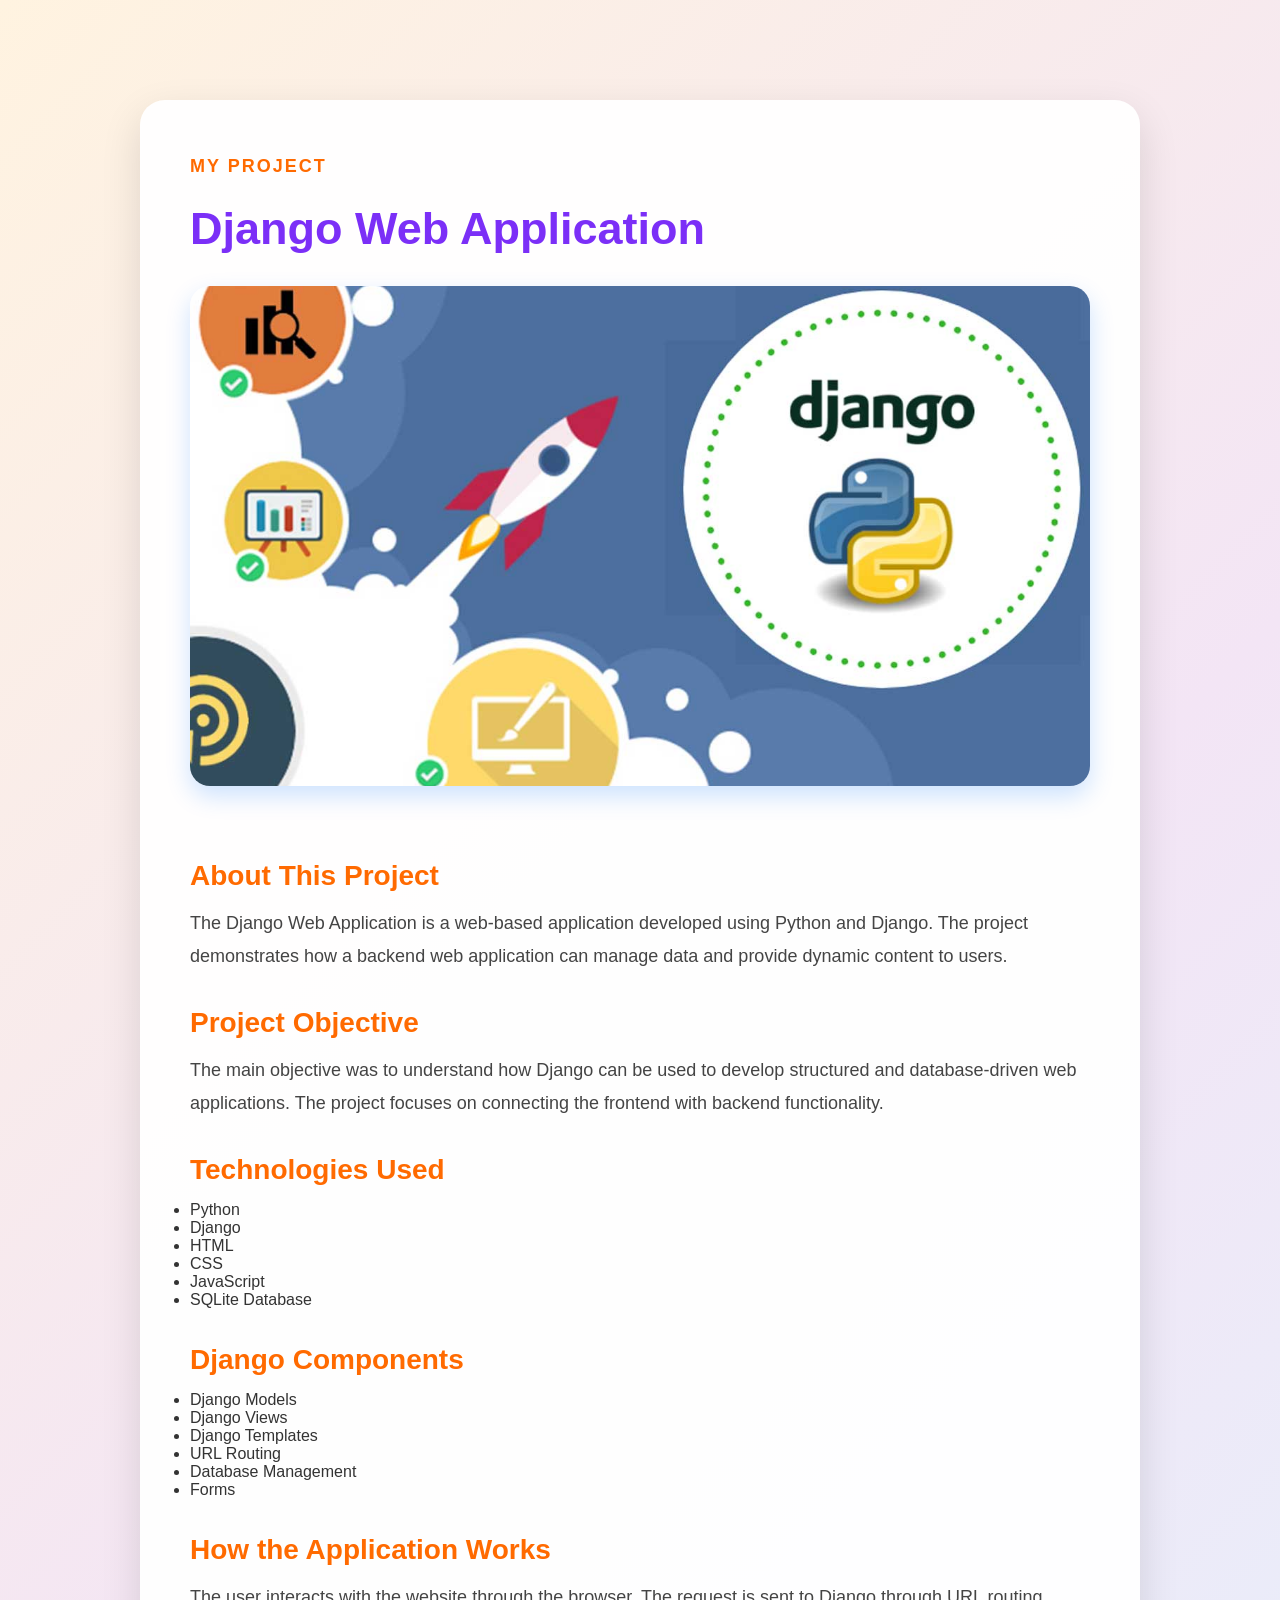
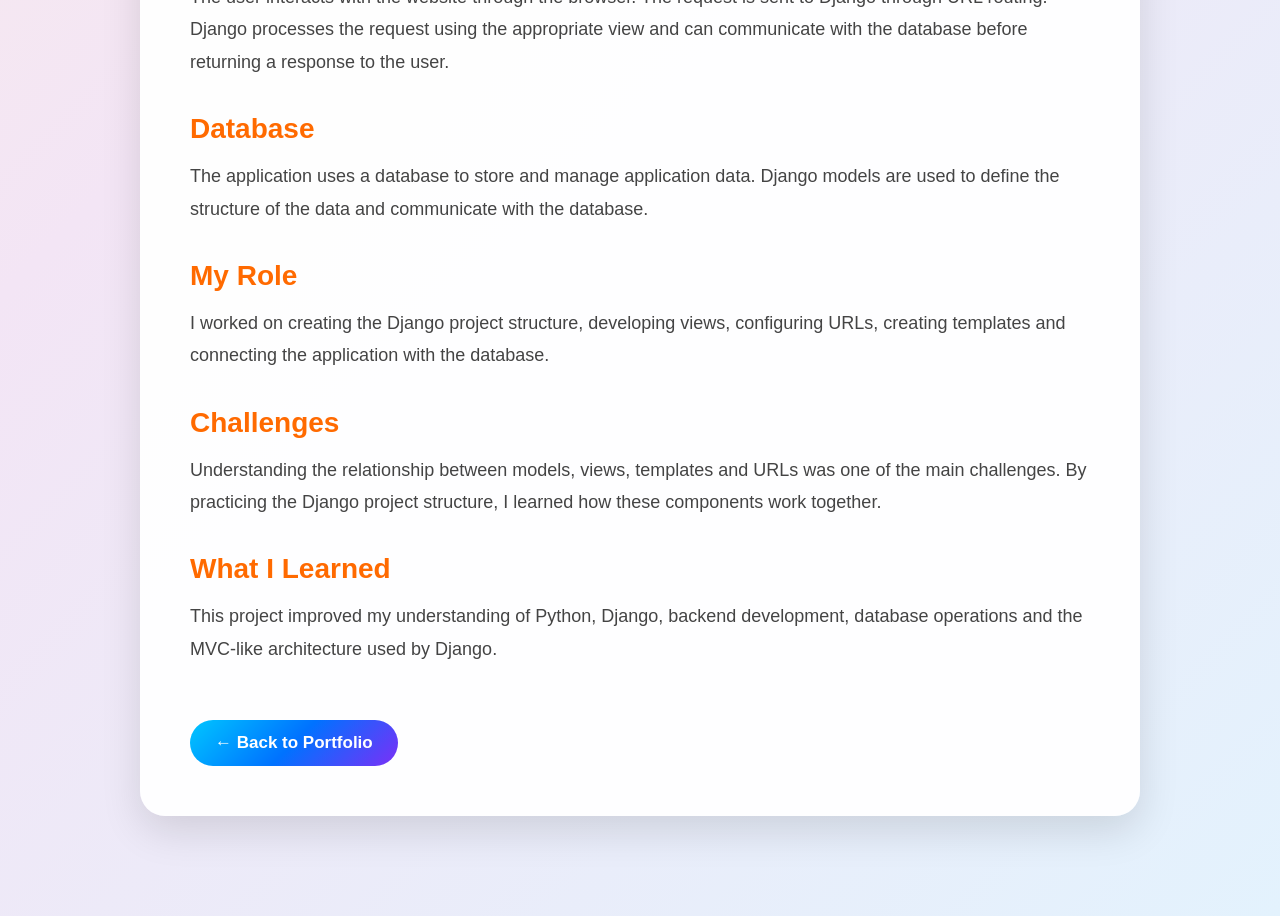
<file: project-django.html>
<!DOCTYPE html>
<html lang="en">

<head>
    <meta charset="UTF-8">
    <meta name="viewport" content="width=device-width, initial-scale=1.0">

    <title>Django Web Application - JOYSENO</title>

    <link rel="stylesheet" href="css/style.css">
</head>

<body>

    <section class="blog-details">

    <div class="blog-details-container">

        <p class="section-subtitle">
            MY PROJECT
        </p>

        <h1>
            Django Web Application
        </h1>

        <img
            src="images/project2.jpeg"
            alt="Django Web Application"
            class="blog-details-image"
        >

        <h2>
            About This Project
        </h2>

        <p>
            The Django Web Application is a web-based application
            developed using Python and Django. The project demonstrates
            how a backend web application can manage data and provide
            dynamic content to users.
        </p>

        <h2>
            Project Objective
        </h2>

        <p>
            The main objective was to understand how Django can be used
            to develop structured and database-driven web applications.
            The project focuses on connecting the frontend with backend
            functionality.
        </p>

        <h2>
            Technologies Used
        </h2>

        <ul>
            <li>Python</li>
            <li>Django</li>
            <li>HTML</li>
            <li>CSS</li>
            <li>JavaScript</li>
            <li>SQLite Database</li>
        </ul>

        <h2>
            Django Components
        </h2>

        <ul>
            <li>Django Models</li>
            <li>Django Views</li>
            <li>Django Templates</li>
            <li>URL Routing</li>
            <li>Database Management</li>
            <li>Forms</li>
        </ul>

        <div class="project-box">

            <h2>
                How the Application Works
            </h2>

            <p>
                The user interacts with the website through the browser.
                The request is sent to Django through URL routing.
                Django processes the request using the appropriate
                view and can communicate with the database before
                returning a response to the user.
            </p>

        </div>

        <h2>
            Database
        </h2>

        <p>
            The application uses a database to store and manage
            application data. Django models are used to define the
            structure of the data and communicate with the database.
        </p>

        <h2>
            My Role
        </h2>

        <p>
            I worked on creating the Django project structure,
            developing views, configuring URLs, creating templates
            and connecting the application with the database.
        </p>

        <h2>
            Challenges
        </h2>

        <p>
            Understanding the relationship between models, views,
            templates and URLs was one of the main challenges.
            By practicing the Django project structure, I learned
            how these components work together.
        </p>

        <h2>
            What I Learned
        </h2>

        <p>
            This project improved my understanding of Python, Django,
            backend development, database operations and the MVC-like
            architecture used by Django.
        </p>

        <a href="index.html#portfolio" class="back-button">
            ← Back to Portfolio
        </a>

    </div>

</section>

</body>

</html>
</file>
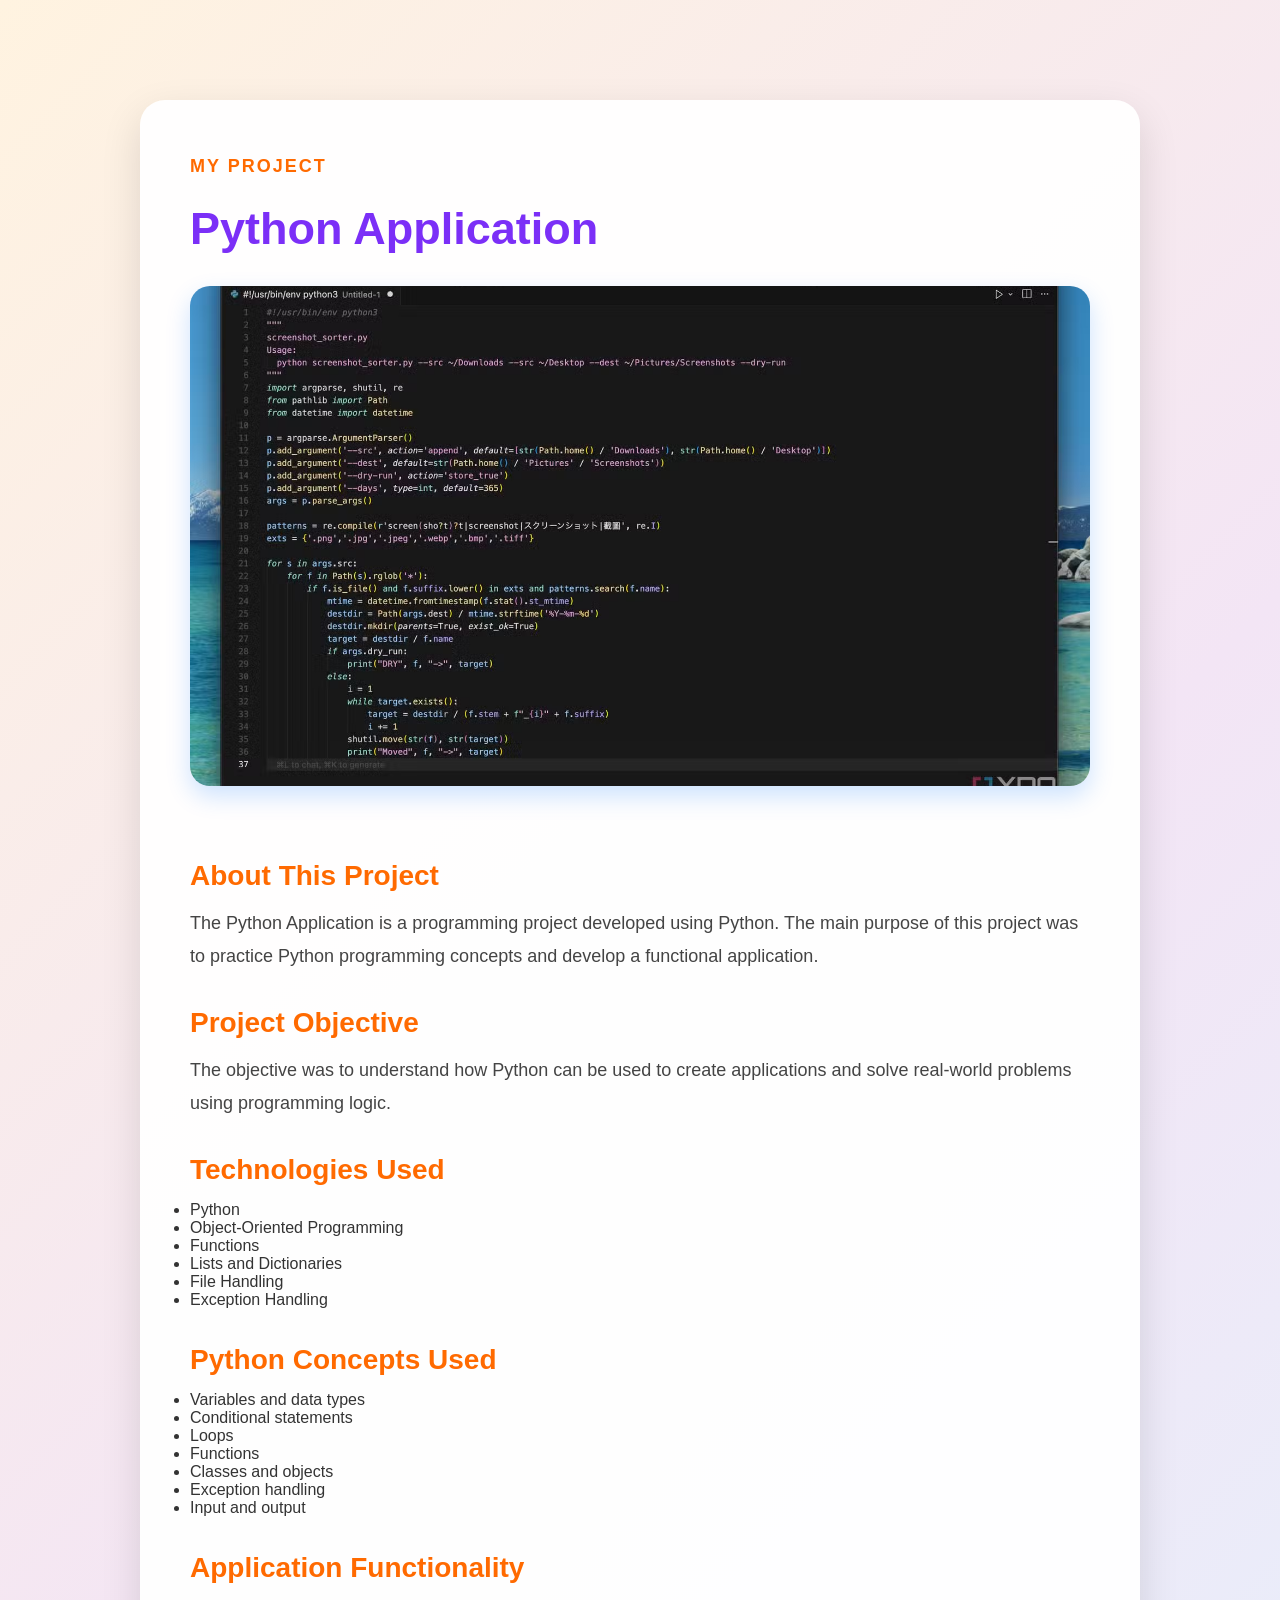
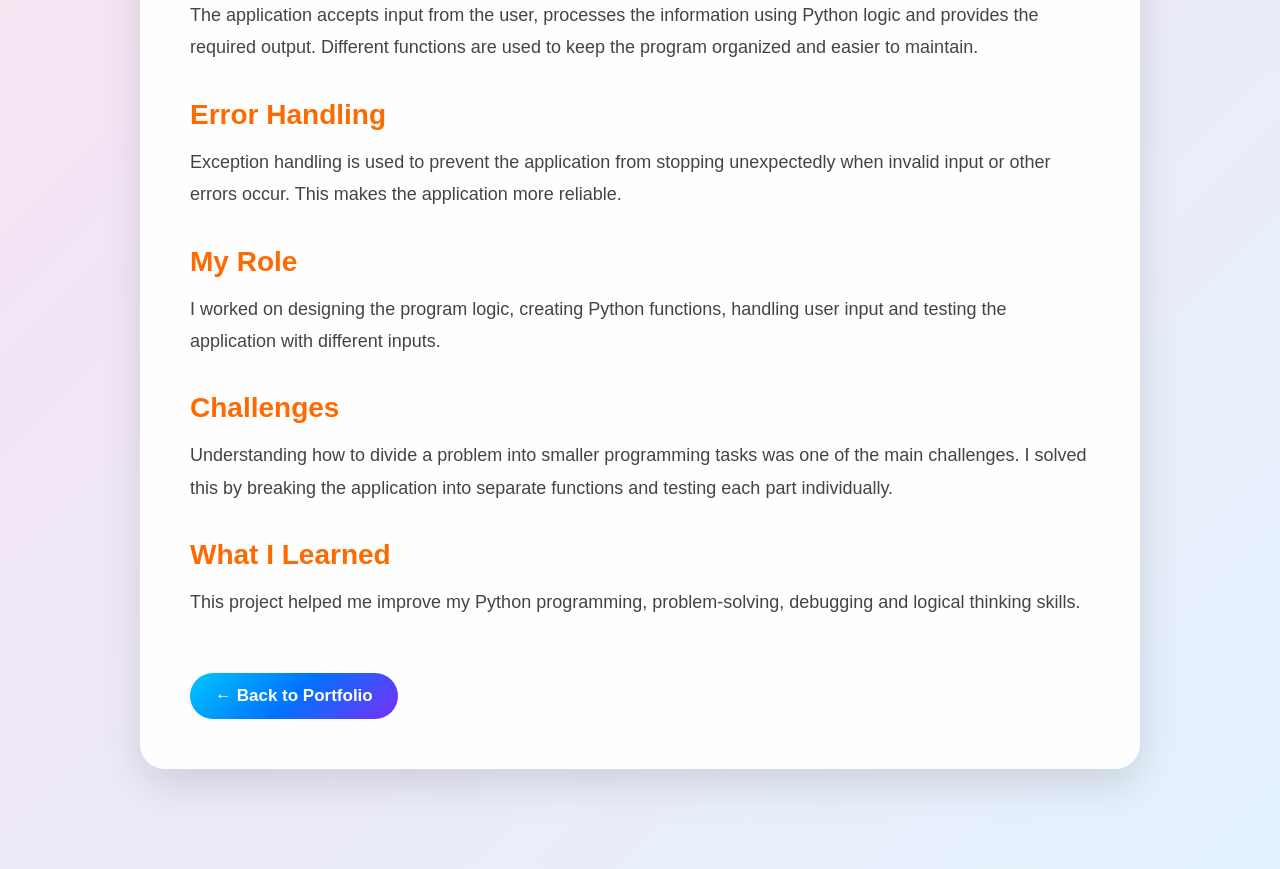
<file: project-python.html>
<!DOCTYPE html>
<html lang="en">

<head>
    <meta charset="UTF-8">
    <meta name="viewport" content="width=device-width, initial-scale=1.0">

    <title>Python Application - JOYSENO</title>

    <link rel="stylesheet" href="css/style.css">
</head>

<body>
<section class="blog-details">

    <div class="blog-details-container">

        <p class="section-subtitle">
            MY PROJECT
        </p>

        <h1>
            Python Application
        </h1>

        <img
            src="images/project3.jpeg"
            alt="Python Application"
            class="blog-details-image"
        >

        <h2>
            About This Project
        </h2>

        <p>
            The Python Application is a programming project developed
            using Python. The main purpose of this project was to
            practice Python programming concepts and develop a
            functional application.
        </p>

        <h2>
            Project Objective
        </h2>

        <p>
            The objective was to understand how Python can be used to
            create applications and solve real-world problems using
            programming logic.
        </p>

        <h2>
            Technologies Used
        </h2>

        <ul>
            <li>Python</li>
            <li>Object-Oriented Programming</li>
            <li>Functions</li>
            <li>Lists and Dictionaries</li>
            <li>File Handling</li>
            <li>Exception Handling</li>
        </ul>

        <h2>
            Python Concepts Used
        </h2>

        <ul>
            <li>Variables and data types</li>
            <li>Conditional statements</li>
            <li>Loops</li>
            <li>Functions</li>
            <li>Classes and objects</li>
            <li>Exception handling</li>
            <li>Input and output</li>
        </ul>

        <div class="project-box">

            <h2>
                Application Functionality
            </h2>

            <p>
                The application accepts input from the user, processes
                the information using Python logic and provides the
                required output. Different functions are used to keep
                the program organized and easier to maintain.
            </p>

        </div>

        <h2>
            Error Handling
        </h2>

        <p>
            Exception handling is used to prevent the application from
            stopping unexpectedly when invalid input or other errors
            occur. This makes the application more reliable.
        </p>

        <h2>
            My Role
        </h2>

        <p>
            I worked on designing the program logic, creating Python
            functions, handling user input and testing the application
            with different inputs.
        </p>

        <h2>
            Challenges
        </h2>

        <p>
            Understanding how to divide a problem into smaller
            programming tasks was one of the main challenges. I solved
            this by breaking the application into separate functions
            and testing each part individually.
        </p>

        <h2>
            What I Learned
        </h2>

        <p>
            This project helped me improve my Python programming,
            problem-solving, debugging and logical thinking skills.
        </p>

        <a href="index.html#portfolio" class="back-button">
            ← Back to Portfolio
        </a>

    </div>

</section>

</body>

</html>
</file>
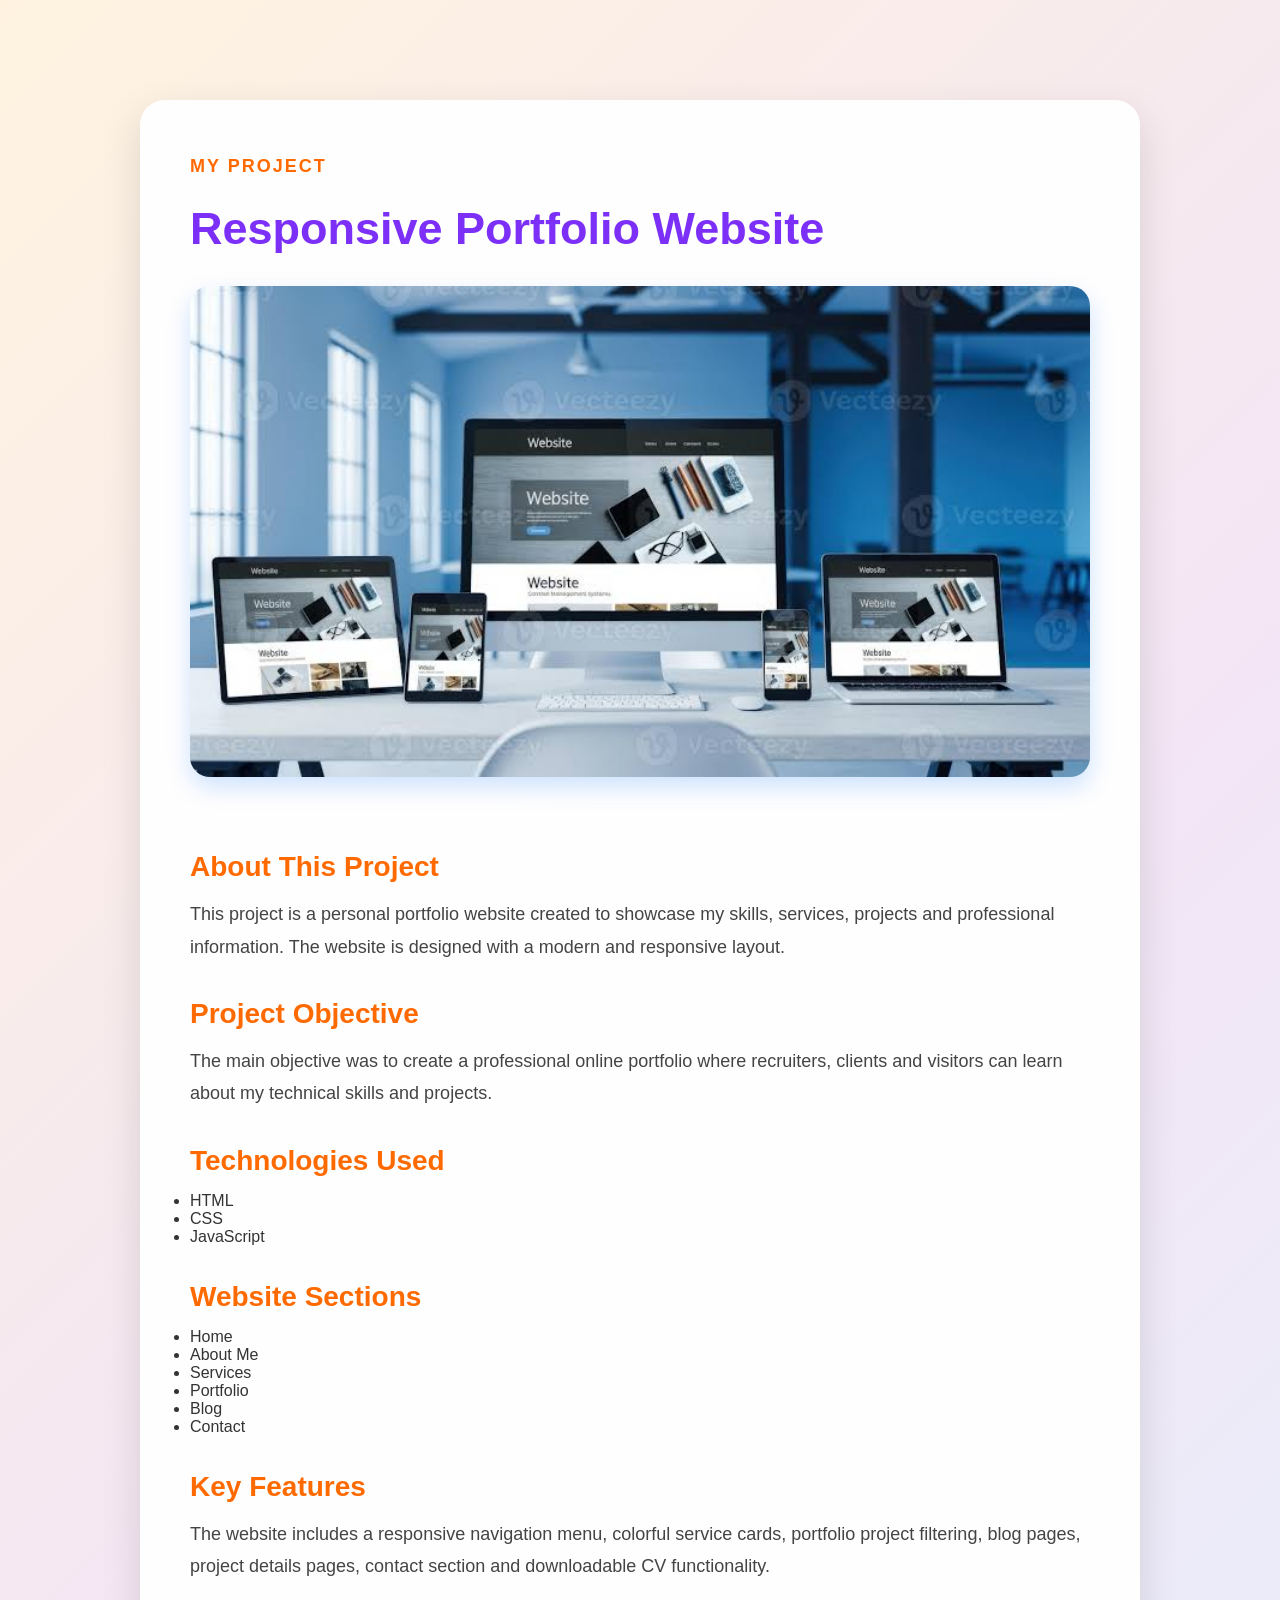
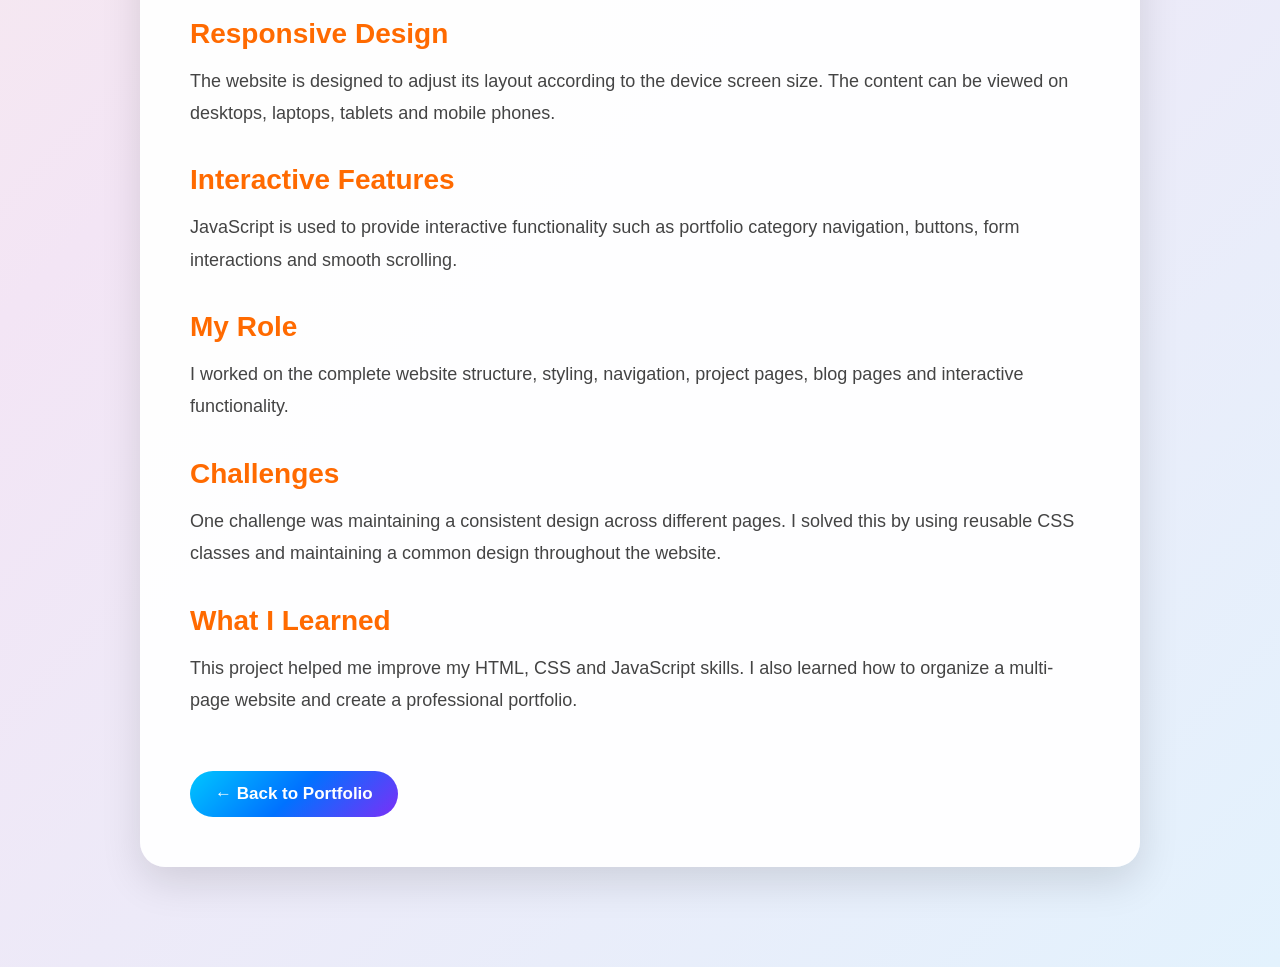
<file: project-responsive.html>
<!DOCTYPE html>
<html lang="en">

<head>
    <meta charset="UTF-8">
    <meta name="viewport" content="width=device-width, initial-scale=1.0">

    <title>Responsive Portfolio Website - JOYSENO</title>

    <link rel="stylesheet" href="css/style.css">
</head>

<body>
<section class="blog-details">

    <div class="blog-details-container">

        <p class="section-subtitle">
            MY PROJECT
        </p>

        <h1>
            Responsive Portfolio Website
        </h1>

        <img
            src="images/project4.jpeg"
            alt="Responsive Portfolio Website"
            class="blog-details-image"
        >

        <h2>
            About This Project
        </h2>

        <p>
            This project is a personal portfolio website created to
            showcase my skills, services, projects and professional
            information. The website is designed with a modern and
            responsive layout.
        </p>

        <h2>
            Project Objective
        </h2>

        <p>
            The main objective was to create a professional online
            portfolio where recruiters, clients and visitors can
            learn about my technical skills and projects.
        </p>

        <h2>
            Technologies Used
        </h2>

        <ul>
            <li>HTML</li>
            <li>CSS</li>
            <li>JavaScript</li>
        </ul>

        <h2>
            Website Sections
        </h2>

        <ul>
            <li>Home</li>
            <li>About Me</li>
            <li>Services</li>
            <li>Portfolio</li>
            <li>Blog</li>
            <li>Contact</li>
        </ul>

        <div class="project-box">

            <h2>
                Key Features
            </h2>

            <p>
                The website includes a responsive navigation menu,
                colorful service cards, portfolio project filtering,
                blog pages, project details pages, contact section
                and downloadable CV functionality.
            </p>

        </div>

        <h2>
            Responsive Design
        </h2>

        <p>
            The website is designed to adjust its layout according to
            the device screen size. The content can be viewed on
            desktops, laptops, tablets and mobile phones.
        </p>

        <h2>
            Interactive Features
        </h2>

        <p>
            JavaScript is used to provide interactive functionality
            such as portfolio category navigation, buttons, form
            interactions and smooth scrolling.
        </p>

        <h2>
            My Role
        </h2>

        <p>
            I worked on the complete website structure, styling,
            navigation, project pages, blog pages and interactive
            functionality.
        </p>

        <h2>
            Challenges
        </h2>

        <p>
            One challenge was maintaining a consistent design across
            different pages. I solved this by using reusable CSS
            classes and maintaining a common design throughout the
            website.
        </p>

        <h2>
            What I Learned
        </h2>

        <p>
            This project helped me improve my HTML, CSS and JavaScript
            skills. I also learned how to organize a multi-page
            website and create a professional portfolio.
        </p>

        <a href="index.html#portfolio" class="back-button">
            ← Back to Portfolio
        </a>

    </div>

</section>

</body>

</html>
</file>
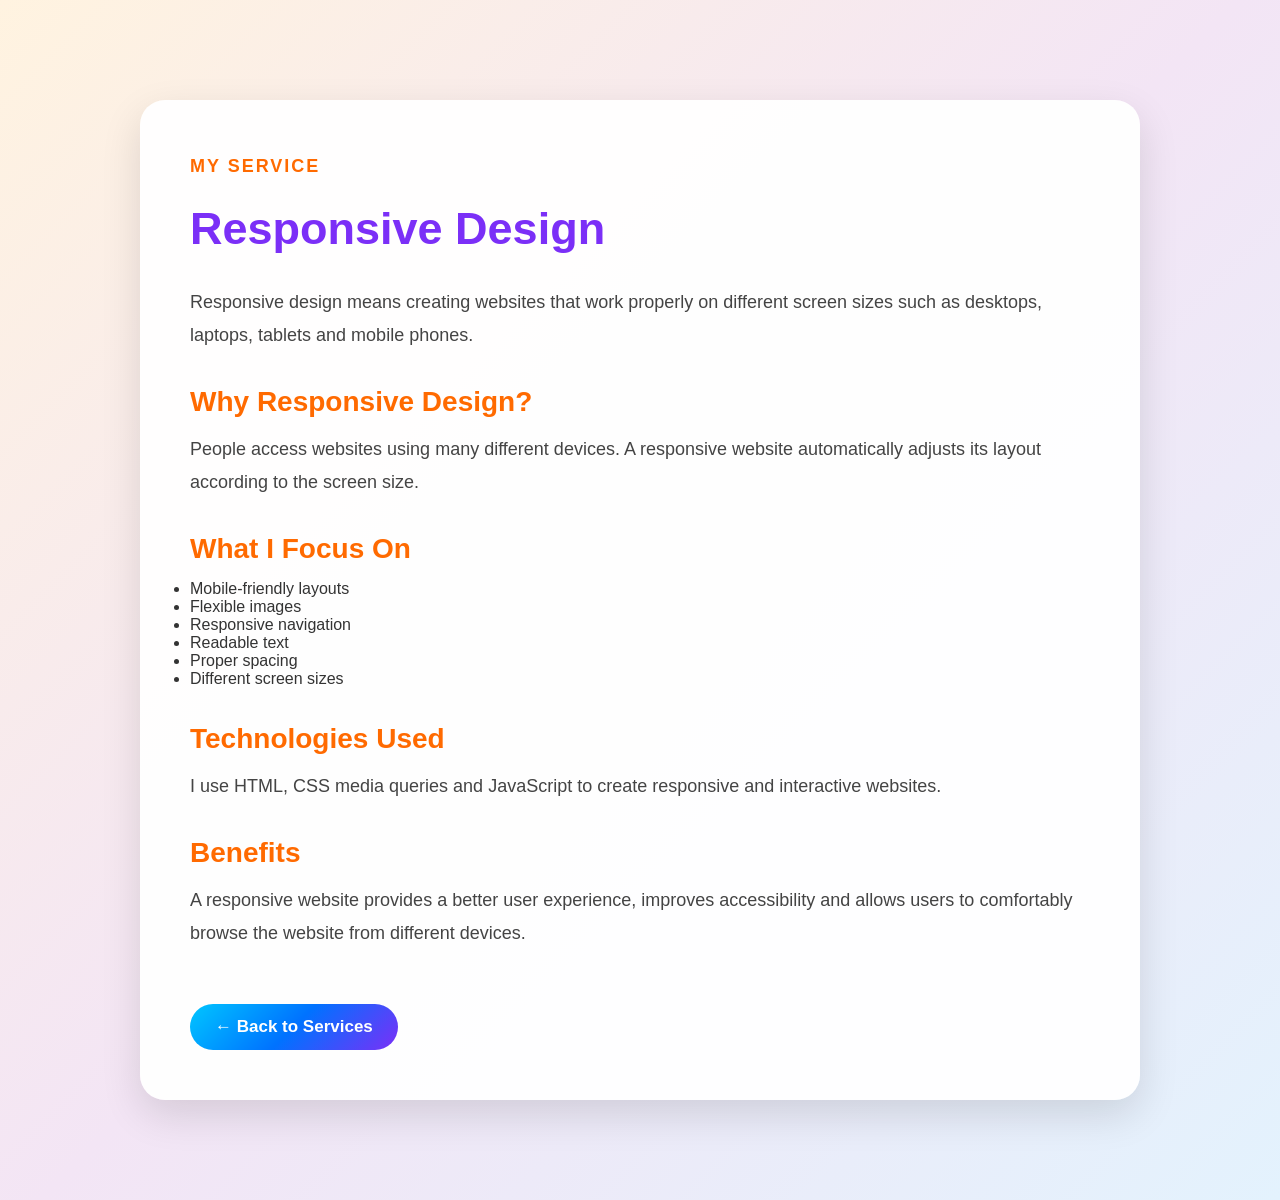
<file: responsive-design.html>
<!DOCTYPE html>
<html lang="en">

<head>

    <meta charset="UTF-8">

    <meta name="viewport" content="width=device-width, initial-scale=1.0">

    <title>Responsive Design - JOYSENO</title>

    <link rel="stylesheet" href="css/style.css">

</head>

<body>

    <!-- Responsive Design Details -->

   <section class="blog-details">

    <div class="blog-details-container">

        <p class="section-subtitle">MY SERVICE</p>

        <h1>Responsive Design</h1>

        <p>
            Responsive design means creating websites that work
            properly on different screen sizes such as desktops,
            laptops, tablets and mobile phones.
        </p>

        <h2>Why Responsive Design?</h2>

        <p>
            People access websites using many different devices.
            A responsive website automatically adjusts its layout
            according to the screen size.
        </p>

        <h2>What I Focus On</h2>

        <ul>
            <li>Mobile-friendly layouts</li>
            <li>Flexible images</li>
            <li>Responsive navigation</li>
            <li>Readable text</li>
            <li>Proper spacing</li>
            <li>Different screen sizes</li>
        </ul>

        <h2>Technologies Used</h2>

        <p>
            I use HTML, CSS media queries and JavaScript to create
            responsive and interactive websites.
        </p>

        <h2>Benefits</h2>

        <p>
            A responsive website provides a better user experience,
            improves accessibility and allows users to comfortably
            browse the website from different devices.
        </p>

        <a href="index.html#services" class="back-button">
            ← Back to Services
        </a>

    </div>

</section>

</body>

</html>
</file>
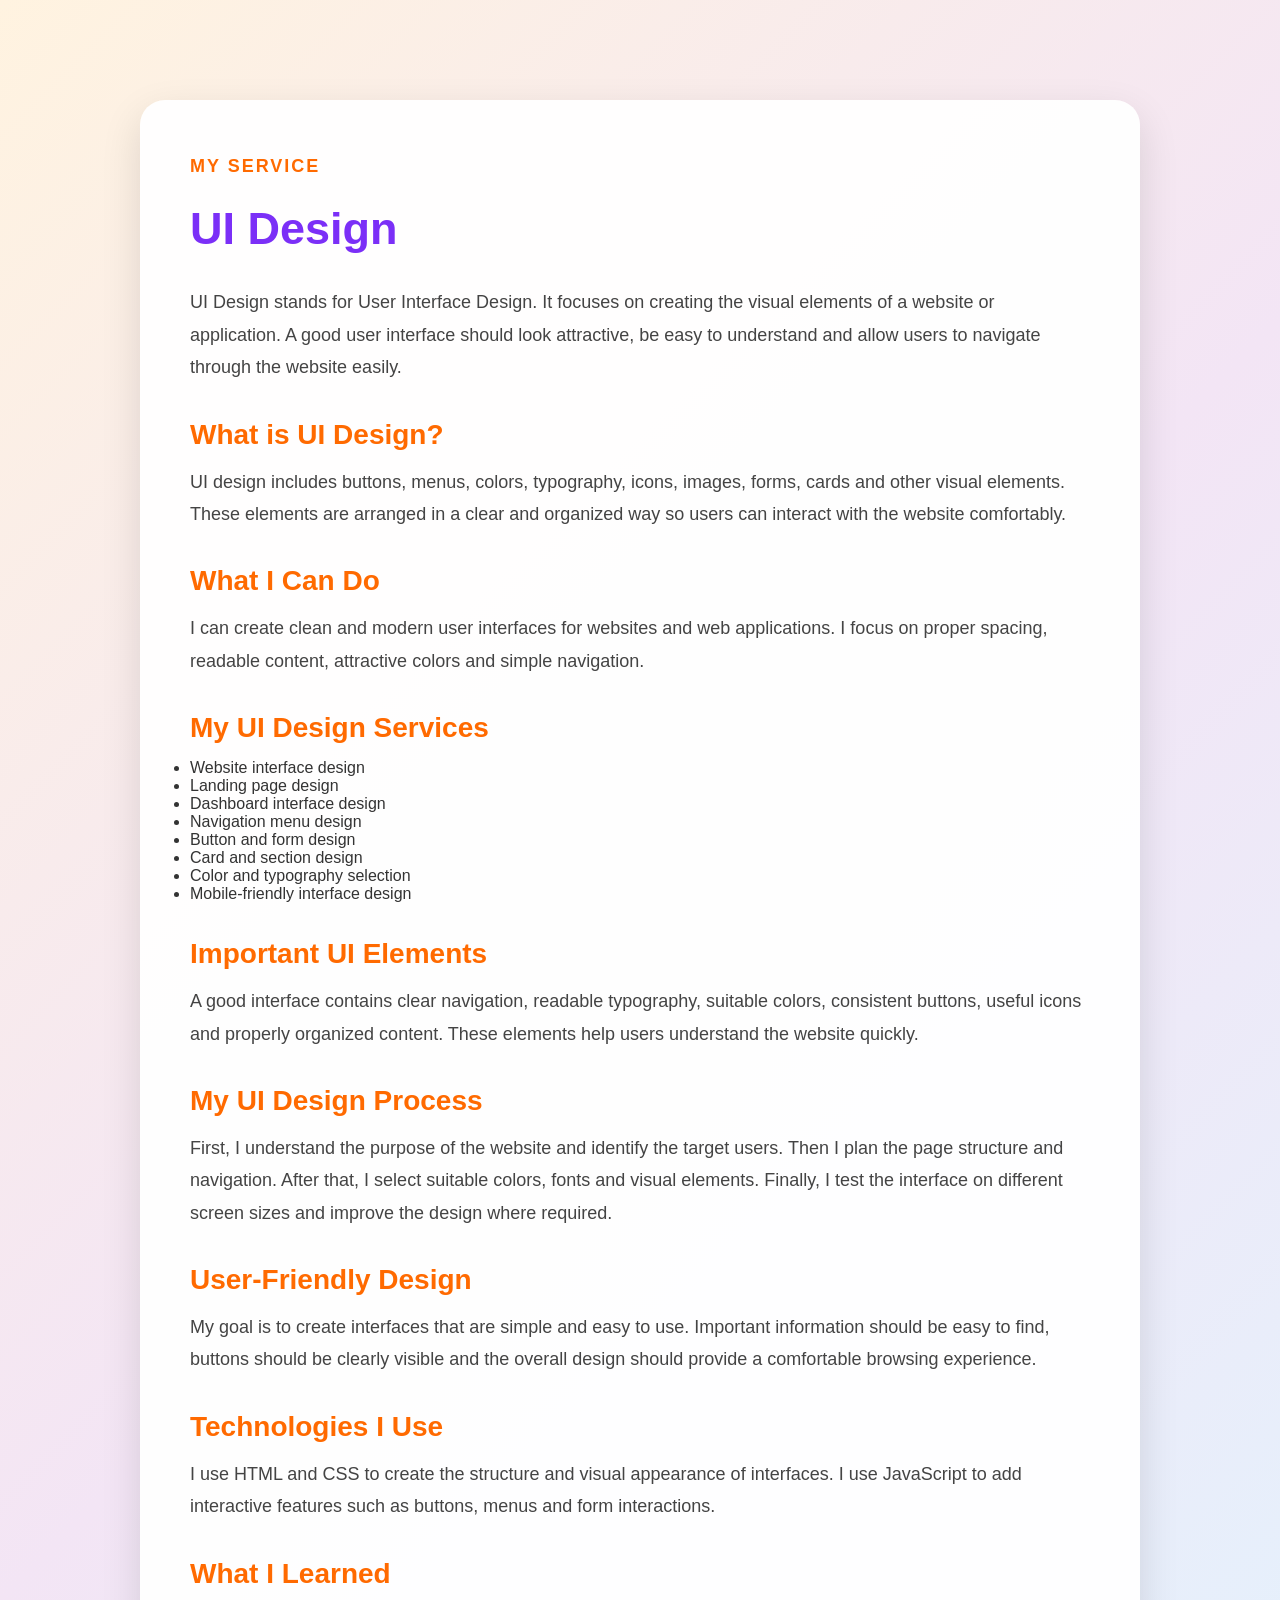
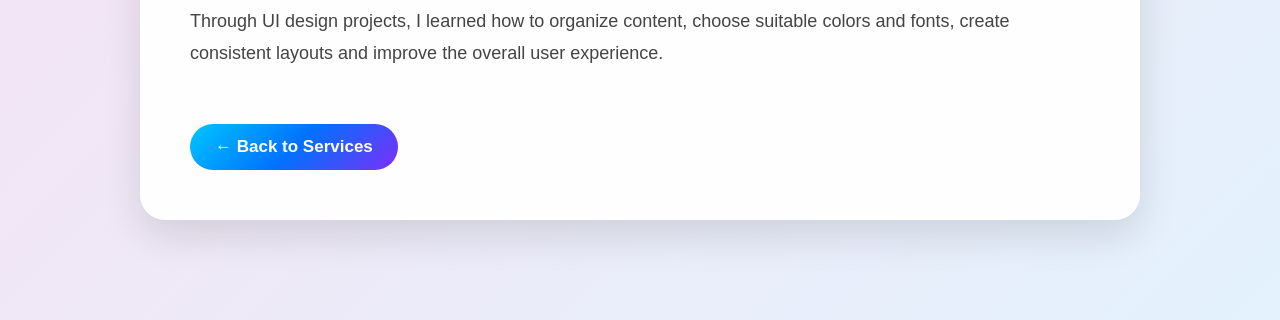
<file: ui-design.html>
<!DOCTYPE html>
<html lang="en">

<head>

    <meta charset="UTF-8">

    <meta name="viewport" content="width=device-width, initial-scale=1.0">

    <title>UI Design - JOYSENO</title>

    <link rel="stylesheet" href="css/style.css">

</head>

<body>

    <!-- UI Design Details -->
<section class="blog-details">

    <div class="blog-details-container">

        <p class="section-subtitle">
            MY SERVICE
        </p>

        <h1>
            UI Design
        </h1>

        <p>
            UI Design stands for User Interface Design. It focuses on
            creating the visual elements of a website or application.
            A good user interface should look attractive, be easy to
            understand and allow users to navigate through the website
            easily.
        </p>

        <h2>
            What is UI Design?
        </h2>

        <p>
            UI design includes buttons, menus, colors, typography,
            icons, images, forms, cards and other visual elements.
            These elements are arranged in a clear and organized way
            so users can interact with the website comfortably.
        </p>

        <h2>
            What I Can Do
        </h2>

        <p>
            I can create clean and modern user interfaces for websites
            and web applications. I focus on proper spacing, readable
            content, attractive colors and simple navigation.
        </p>

        <h2>
            My UI Design Services
        </h2>

        <ul>
            <li>Website interface design</li>
            <li>Landing page design</li>
            <li>Dashboard interface design</li>
            <li>Navigation menu design</li>
            <li>Button and form design</li>
            <li>Card and section design</li>
            <li>Color and typography selection</li>
            <li>Mobile-friendly interface design</li>
        </ul>

        <h2>
            Important UI Elements
        </h2>

        <p>
            A good interface contains clear navigation, readable
            typography, suitable colors, consistent buttons, useful
            icons and properly organized content. These elements help
            users understand the website quickly.
        </p>

        <div class="project-box">

            <h2>
                My UI Design Process
            </h2>

            <p>
                First, I understand the purpose of the website and
                identify the target users. Then I plan the page
                structure and navigation. After that, I select suitable
                colors, fonts and visual elements. Finally, I test the
                interface on different screen sizes and improve the
                design where required.
            </p>

        </div>

        <div class="project-box">

            <h2>
                User-Friendly Design
            </h2>

            <p>
                My goal is to create interfaces that are simple and
                easy to use. Important information should be easy to
                find, buttons should be clearly visible and the overall
                design should provide a comfortable browsing experience.
            </p>

        </div>

        <h2>
            Technologies I Use
        </h2>

        <p>
            I use HTML and CSS to create the structure and visual
            appearance of interfaces. I use JavaScript to add
            interactive features such as buttons, menus and form
            interactions.
        </p>

        <h2>
            What I Learned
        </h2>

        <p>
            Through UI design projects, I learned how to organize
            content, choose suitable colors and fonts, create
            consistent layouts and improve the overall user experience.
        </p>

        <a href="index.html#services" class="back-button">
            ← Back to Services
        </a>

    </div>

</section>

</body>

</html>
</file>
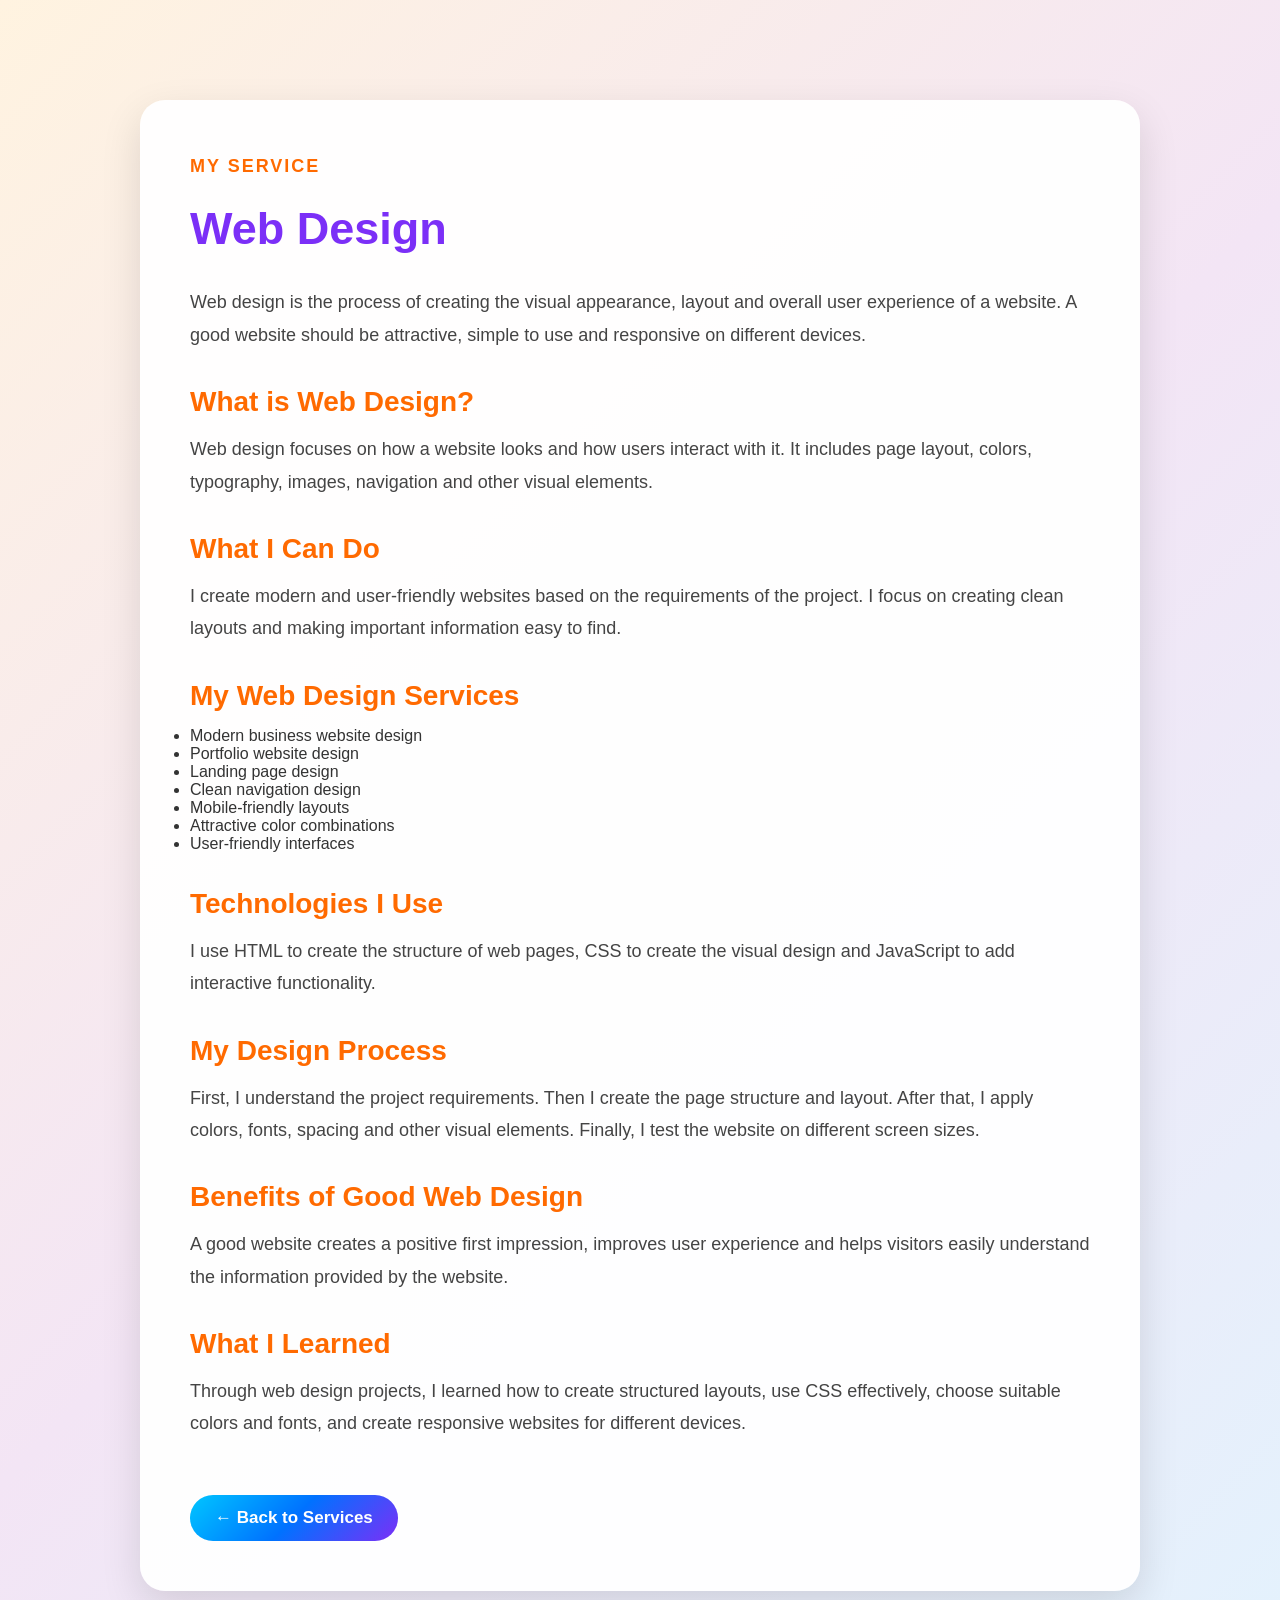
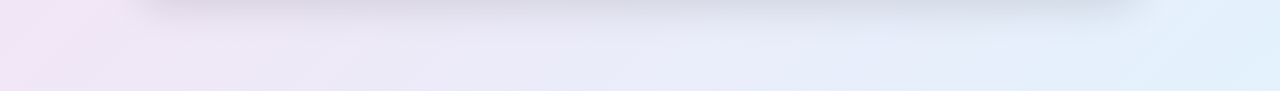
<file: web-design.html>
<!DOCTYPE html>
<html lang="en">

<head>

    <meta charset="UTF-8">

    <meta name="viewport" content="width=device-width, initial-scale=1.0">

    <title>Web Design - JOYSENO</title>

    <link rel="stylesheet" href="css/style.css">

</head>

<body>

    <!-- Web Design Details -->
<section class="blog-details">

    <div class="blog-details-container">

        <p class="section-subtitle">
            MY SERVICE
        </p>

        <h1>
            Web Design
        </h1>

        <p>
            Web design is the process of creating the visual appearance,
            layout and overall user experience of a website. A good
            website should be attractive, simple to use and responsive
            on different devices.
        </p>

        <h2>
            What is Web Design?
        </h2>

        <p>
            Web design focuses on how a website looks and how users
            interact with it. It includes page layout, colors,
            typography, images, navigation and other visual elements.
        </p>

        <h2>
            What I Can Do
        </h2>

        <p>
            I create modern and user-friendly websites based on the
            requirements of the project. I focus on creating clean
            layouts and making important information easy to find.
        </p>

        <h2>
            My Web Design Services
        </h2>

        <ul>
            <li>Modern business website design</li>
            <li>Portfolio website design</li>
            <li>Landing page design</li>
            <li>Clean navigation design</li>
            <li>Mobile-friendly layouts</li>
            <li>Attractive color combinations</li>
            <li>User-friendly interfaces</li>
        </ul>

        <h2>
            Technologies I Use
        </h2>

        <p>
            I use HTML to create the structure of web pages, CSS to
            create the visual design and JavaScript to add interactive
            functionality.
        </p>

        <div class="project-box">

            <h2>
                My Design Process
            </h2>

            <p>
                First, I understand the project requirements. Then I
                create the page structure and layout. After that, I
                apply colors, fonts, spacing and other visual elements.
                Finally, I test the website on different screen sizes.
            </p>

        </div>

        <div class="project-box">

            <h2>
                Benefits of Good Web Design
            </h2>

            <p>
                A good website creates a positive first impression,
                improves user experience and helps visitors easily
                understand the information provided by the website.
            </p>

        </div>

        <h2>
            What I Learned
        </h2>

        <p>
            Through web design projects, I learned how to create
            structured layouts, use CSS effectively, choose suitable
            colors and fonts, and create responsive websites for
            different devices.
        </p>

        <a href="index.html#services" class="back-button">
            ← Back to Services
        </a>

    </div>

</section>

</body>

</html>
</file>
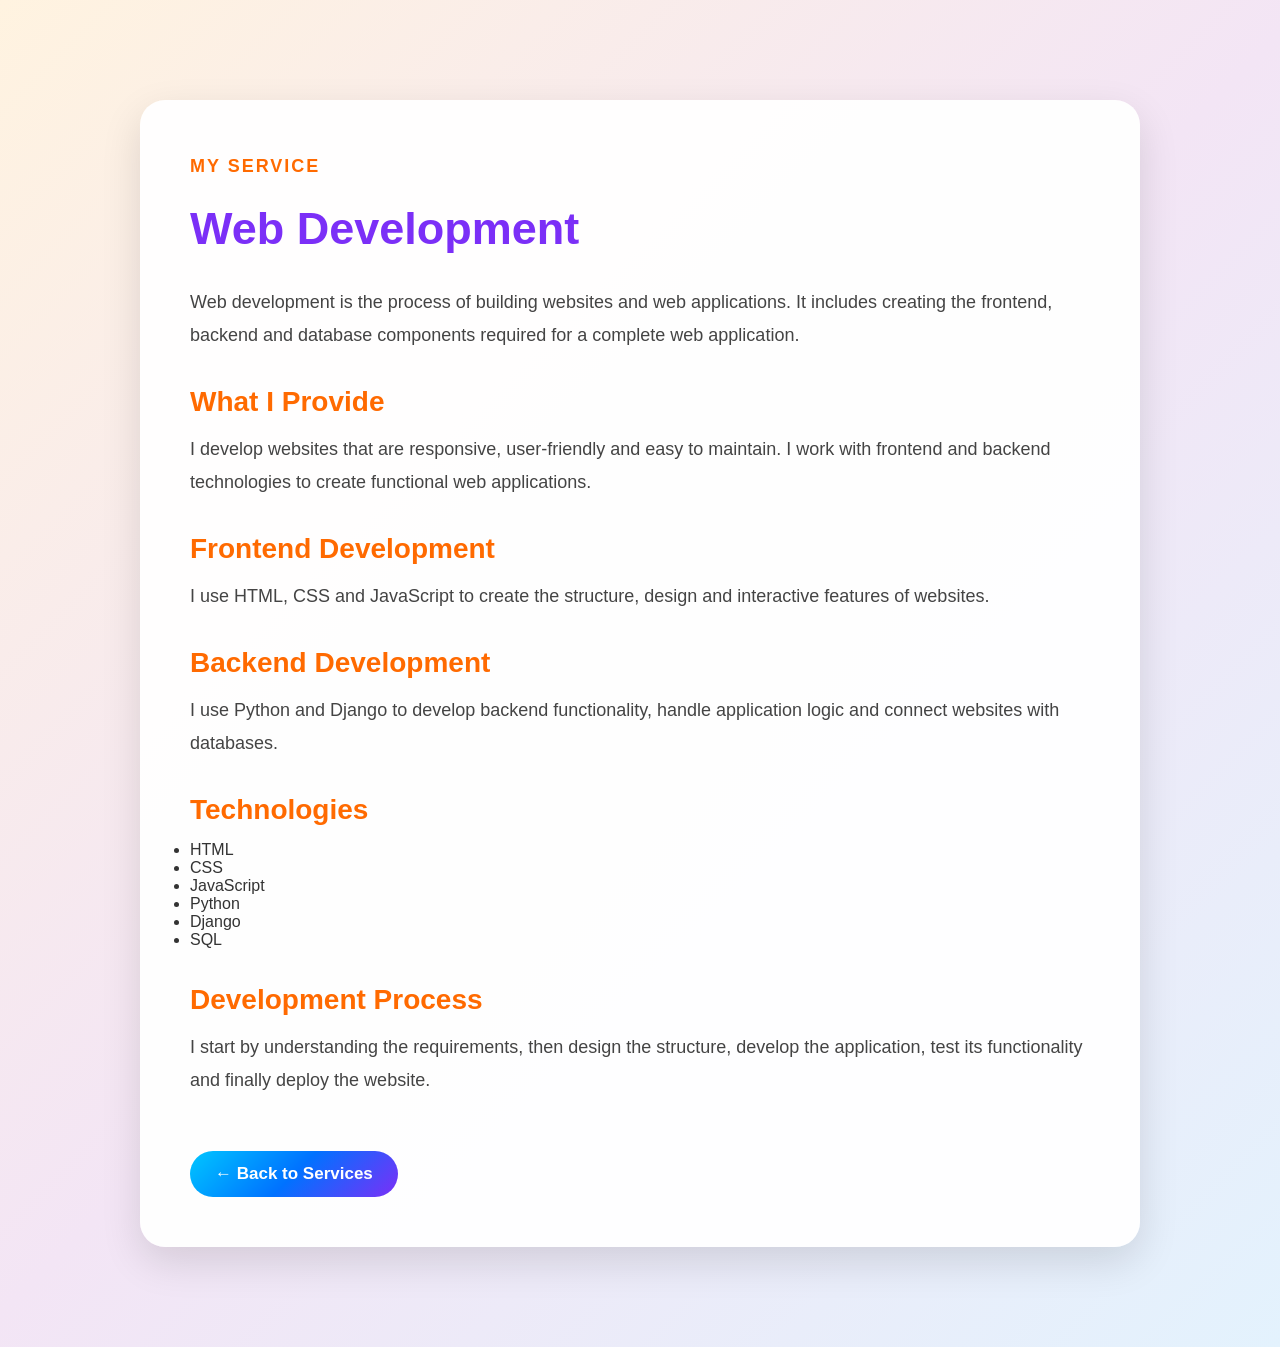
<file: web-development.html>
<!DOCTYPE html>
<html lang="en">

<head>

    <meta charset="UTF-8">

    <meta name="viewport" content="width=device-width, initial-scale=1.0">

    <title>Web Development - JOYSENO</title>

    <link rel="stylesheet" href="css/style.css">

</head>

<body>

    <!-- Web Development Details -->

    <section class="blog-details">

    <div class="blog-details-container">

        <p class="section-subtitle">MY SERVICE</p>

        <h1>Web Development</h1>

        <p>
            Web development is the process of building websites and
            web applications. It includes creating the frontend,
            backend and database components required for a complete
            web application.
        </p>

        <h2>What I Provide</h2>

        <p>
            I develop websites that are responsive, user-friendly
            and easy to maintain. I work with frontend and backend
            technologies to create functional web applications.
        </p>

        <h2>Frontend Development</h2>

        <p>
            I use HTML, CSS and JavaScript to create the structure,
            design and interactive features of websites.
        </p>

        <h2>Backend Development</h2>

        <p>
            I use Python and Django to develop backend functionality,
            handle application logic and connect websites with
            databases.
        </p>

        <h2>Technologies</h2>

        <ul>
            <li>HTML</li>
            <li>CSS</li>
            <li>JavaScript</li>
            <li>Python</li>
            <li>Django</li>
            <li>SQL</li>
        </ul>

        <h2>Development Process</h2>

        <p>
            I start by understanding the requirements, then design
            the structure, develop the application, test its
            functionality and finally deploy the website.
        </p>

        <a href="index.html#services" class="back-button">
            ← Back to Services
        </a>

    </div>

</section>

</body>

</html>
</file>
<file: css/style.css>
:root {
    --primary-color: #ff6363;
    --secondary-color: #00BFA6;
    --accent-color: #FF6584;
    --light-bg: #F7F8FC;
    --dark-text: #22223B;
    --white: #FFFFFF;
}

html {
    scroll-behavior: smooth;
}
/* =========================
   BASIC RESET
========================= */

* {
    margin: 0;
    padding: 0;
    box-sizing: border-box;
}


/* =========================
   BODY
========================= */

body {
    font-family: Arial, sans-serif;
    color: #333;
}


/* =========================
   HEADER
========================= */

.header {
    background: var(--white);
    box-shadow: 0 2px 15px rgba(108, 99, 255, 0.12);
}

.logo {
    color: var(--primary-color);
    font-weight: 700;
}

.nav-links a {
    color: var(--dark-text);
    transition: 0.3s;
}

.nav-links a:hover {
    color: var(--accent-color);
}


/* =========================
   NAVBAR
========================= */

.navbar {
    width: 90%;
    max-width: 1200px;
    margin: auto;

    display: flex;
    justify-content: space-between;
    align-items: center;

    height: 80px;
}


/* =========================
   LOGO
========================= */

.logo a {
    text-decoration: none;
    color: #222;

    font-size: 25px;
    font-weight: bold;
}


/* =========================
   NAVIGATION LINKS
========================= */

.nav-links {
    display: flex;

    list-style: none;

    gap: 35px;
}


/* =========================
   LINKS
========================= */

.nav-links a {
    text-decoration: none;

    color: #333;

    font-size: 15px;

    font-weight: 500;

    transition: 0.3s;
}


/* =========================
   HOVER EFFECT
========================= */

.nav-links a:hover {
    color: #e6a23c;
}


/* =========================
   TEMPORARY SECTIONS
========================= */

html {
    scroll-behavior: smooth;
}

@media (max-width: 768px) {

    .navbar {
        width: 90%;
    }

    .nav-links {
        gap: 15px;
    }

    .nav-links a {
        font-size: 13px;
    }

    .logo a {
        font-size: 20px;
    }

}

/* =========================
   HERO SECTION
========================= */

.hero {
    background: linear-gradient(135deg, #F7F8FC, #EEEAFE);
}


/* =========================
   HERO CONTAINER
========================= */

.hero-container {
    width: 90%;
    max-width: 1200px;

    margin: auto;

    display: flex;

    justify-content: space-between;

    align-items: center;

    gap: 50px;
}


/* =========================
   HERO CONTENT
========================= */

.hero-content {
    width: 55%;
}


/* Small heading */

.hero-subtitle {
    font-size: 14px;

    letter-spacing: 3px;

    font-weight: bold;

    margin-bottom: 20px;
}


/* Main heading */

.hero-content h1 {
    font-size: 65px;

    line-height: 1.1;

    margin-bottom: 25px;

    color: #222;
}


/* Highlighted text */

.hero-content h1 span {
    color: var(--primary-color);
}



/* Description */

.hero-description {
    max-width: 550px;

    font-size: 17px;

    line-height: 1.8;

    color: #666;

    margin-bottom: 35px;
}


/* =========================
   BUTTONS
========================= */

.hero-buttons {
    display: flex;

    gap: 15px;
}


/* Common button */

.btn {
    display: inline-block;

    padding: 14px 30px;

    text-decoration: none;

    font-size: 14px;

    font-weight: bold;

    transition: 0.3s;
}


/* Primary button */

.btn-primary {
    background: var(--primary-color);
    color: white;
}

.btn-primary:hover {
    background: var(--accent-color);
}


/* Secondary button */

.btn-secondary {
    border: 2px solid var(--secondary-color);
    color: var(--secondary-color);
}

.btn-secondary:hover {
    background: var(--secondary-color);
    color: white;
}


/* Button hover */

.btn-primary:hover {
    background-color: #d69a45;
}


.btn-secondary:hover {
    background-color: #222;

    color: white;
}


/* =========================
   HERO IMAGE
========================= */

.hero-image {
    width: 45%;

    display: flex;

    justify-content: center;

    align-items: center;
}


/* Image circle */

.image-circle {
    width: 400px;

    height: 400px;

    border-radius: 50%;

    overflow: hidden;

    border: 10px solid white;

    box-shadow: 0 10px 40px rgba(0, 0, 0, 0.15);
}


/* Actual image */

.image-circle img {
    width: 100%;

    height: 100%;

    object-fit: cover;
}

/* =========================
   MOBILE RESPONSIVE
========================= */

@media (max-width: 768px) {

    .hero {
        padding-top: 120px;

        padding-bottom: 60px;
    }


    .hero-container {
        flex-direction: column;

        text-align: center;
    }


    .hero-content {
        width: 100%;
    }


    .hero-content h1 {
        font-size: 45px;
    }


    .hero-description {
        margin-left: auto;

        margin-right: auto;
    }


    .hero-buttons {
        justify-content: center;

        flex-wrap: wrap;
    }


    .hero-image {
        width: 100%;

        margin-top: 30px;
    }


    .image-circle {
        width: 280px;

        height: 280px;
    }

}

/* =========================
   ABOUT SECTION
========================= */

.about {
    background: #FFFFFF;
}


/* =========================
   ABOUT CONTAINER
========================= */

.about-container {

    width: 90%;

    max-width: 1200px;

    margin: auto;

    display: flex;

    align-items: center;

    justify-content: space-between;

    gap: 70px;
}


/* =========================
   ABOUT IMAGE
========================= */

.about-image {

    width: 45%;
}


.about-image img {

    width: 100%;

    max-width: 450px;

    height: 500px;

    object-fit: cover;

    display: block;
}


/* =========================
   ABOUT CONTENT
========================= */

.about-content {

    width: 55%;
}


.section-subtitle {

    font-size: 22px;

    letter-spacing: 3px;

    font-weight: bold;

    color: #d69a45;

    margin-bottom: 15px;
}


.about-content h2 {

    font-size: 45px;

    line-height: 1.2;

    margin-bottom: 25px;

    color: #222;
}


.about-content h2 span {

    display: block;

    color: #d69a45;
}


/* =========================
   ABOUT TEXT
========================= */

.about-content > p {

    font-size: 16px;

    line-height: 1.8;

    color: #666;

    margin-bottom: 18px;
}

/* =========================
   SKILLS
========================= */

.skills {

    margin-top: 30px;

    margin-bottom: 30px;
}


.skill {

    margin-bottom: 18px;
}


.skill h4 {

    font-size: 14px;

    margin-bottom: 8px;

    color: #333;
}


.skill-bar {

    width: 100%;

    height: 6px;

    background-color: #eeeeee;

    overflow: hidden;
}


.skill-progress {

    height: 100%;

    background-color: #d69a45;
}


/* Skill percentages */

.skill-progress.html {
    width: 70%;
}


.skill-progress.css {
    width: 65%;
}


.skill-progress.javascript {
    width: 60%;
}


.skill-progress.django {
    width: 40%;
}

/* =========================
   ABOUT BUTTON
========================= */

.about-btn {

    display: inline-block;

    padding: 14px 30px;

    background-color: #222;

    color: white;

    text-decoration: none;

    font-size: 14px;

    font-weight: bold;

    transition: 0.3s;
}


.about-btn:hover {

    background-color: #d69a45;

}

/* =========================
   ABOUT MOBILE
========================= */

@media (max-width: 768px) {

    .about {

        padding: 70px 0;

    }


    .about-container {

        flex-direction: column;

        gap: 40px;

        text-align: center;

    }


    .about-image {

        width: 100%;

    }


    .about-image img {

        height: 400px;

        margin: auto;

    }


    .about-content {

        width: 100%;

    }


    .about-content h2 {

        font-size: 35px;

    }


    .section-subtitle {

        font-size: 12px;

    }


    .skills {

        text-align: left;

    }

}

/* =========================
   SERVICES SECTION
========================= */

.services {
    background: #F7F8FC;
}


/* =========================
   SERVICES CONTAINER
========================= */

.services-container {

    width: 90%;

    max-width: 1200px;

    margin: auto;
}


/* =========================
   SERVICES HEADING
========================= */

.services-heading {

    text-align: center;

    max-width: 650px;

    margin: 0 auto 60px;
}


.services-heading .section-subtitle {

    margin-bottom: 15px;

}


.services-heading h2 {

    font-size: 45px;

    margin-bottom: 20px;

    color: #222;
}


.services-heading > p:last-child {

    font-size: 16px;

    line-height: 1.8;

    color: #666;
}

/* =========================
   SERVICES GRID
========================= */

.services-grid {

    display: grid;

    grid-template-columns: repeat(4, 1fr);

    gap: 25px;
}

/* =========================
   SERVICE CARD
========================= */
.service-card {
    background: white;
    border-radius: 20px;
    border-top: 4px solid var(--primary-color);
    box-shadow: 0 8px 25px rgba(108, 99, 255, 0.10);
    transition: 0.3s;
}


/* =========================
   CARD HOVER
========================= */

.service-card:hover {
    transform: translateY(-8px);
    border-top-color: var(--accent-color);
    box-shadow: 0 15px 35px rgba(108, 99, 255, 0.18);
}

/* =========================
   SERVICE ICON
========================= */

.service-icon {
    color: var(--primary-color);
}

/* =========================
   SERVICE CARD TITLE
========================= */

.service-card h3 {

    font-size: 22px;

    margin-bottom: 15px;

    color: #222;
}

/* =========================
   SERVICE CARD DESCRIPTION
========================= */

.service-card p {

    font-size: 14px;

    line-height: 1.8;

    color: #777;

    margin-bottom: 20px;
}

/* =========================
   READ MORE
========================= */

.service-card a {

    text-decoration: none;

    color: #d69a45;

    font-size: 14px;

    font-weight: bold;

    transition: 0.3s;
}


.service-card a:hover {

    color: #222;

}

/* =========================
   SERVICES RESPONSIVE
========================= */

@media (max-width: 1000px) {

    .services-grid {

        grid-template-columns: repeat(2, 1fr);

    }

}


@media (max-width: 600px) {

    .services {

        padding: 70px 0;

    }


    .services-heading h2 {

        font-size: 35px;

    }


    .services-grid {

        grid-template-columns: 1fr;

    }


    .service-card {

        padding: 35px 25px;

    }

}

/* =========================
   PORTFOLIO SECTION
========================= */

.portfolio {
    background: #FFFFFF;
}

/* =========================
   PORTFOLIO CONTAINER
========================= */

.portfolio-container {

    width: 90%;

    max-width: 1200px;

    margin: auto;

}

.portfolio-item {
    background: white;
    border-radius: 15px;
    overflow: visible;
    box-shadow: 0 8px 25px rgba(0, 0, 0, 0.08);
    transition: 0.3s;
}

/* =========================
   PORTFOLIO HEADING
========================= */

.portfolio-heading {

    text-align: center;

    max-width: 650px;

    margin: 0 auto 40px;

}


.portfolio-heading h2 {

    font-size: 45px;

    color: #222;

    margin-bottom: 20px;

}


.portfolio-heading > p:last-child {

    font-size: 16px;

    line-height: 1.8;

    color: #666;

}

/* =========================
   PORTFOLIO FILTER
========================= */

.portfolio-filter {

    display: flex;

    justify-content: center;

    align-items: center;

    gap: 15px;

    margin-bottom: 50px;

    flex-wrap: wrap;

}


.filter-btn {
    border: 2px solid var(--primary-color);
    background: white;
    color: var(--primary-color);
    padding: 10px 20px;
    border-radius: 25px;
    cursor: pointer;
    transition: 0.3s;
}

.filter-btn:hover,
.filter-btn.active {
    background: var(--primary-color);
    color: white;
}


.filter-btn.active {

    background-color: #222;

    color: white;

}

/* =========================
   PORTFOLIO GRID
========================= */

.portfolio-grid {

    display: grid;

    grid-template-columns: repeat(2, 1fr);

    gap: 40px 30px;

}

/* =========================
   PORTFOLIO IMAGE
========================= */

.portfolio-image {

    position: relative;

    width: 100%;

    height: 350px;

    overflow: hidden;

}


.portfolio-image img {

    width: 100%;

    height: 100%;

    object-fit: cover;

    display: block;

    transition: 0.5s;

}

/* =========================
   PORTFOLIO OVERLAY
========================= */

.portfolio-overlay {

    position: absolute;

    top: 0;

    left: 0;

    width: 100%;

    height: 100%;

    background-color: rgba(0, 0, 0, 0.65);

    display: flex;

    justify-content: center;

    align-items: center;

    opacity: 0;

    transition: 0.4s;

}

.portfolio-item:hover {
    transform: translateY(-8px);
}


.portfolio-item:hover .portfolio-image img {

    transform: scale(1.05);

}

/* =========================
   PROJECT LINK
========================= */

.project-link {

    padding: 12px 25px;

    border: 1px solid white;

    color: white;

    text-decoration: none;

    font-size: 14px;

    font-weight: bold;

    transition: 0.3s;

}

.project-link {
    color: var(--primary-color);
}

/* =========================
   PORTFOLIO INFO
========================= */

.portfolio-info {

    padding-top: 20px;

}


.portfolio-info p {

    font-size: 13px;

    color: #d69a45;

    margin-bottom: 8px;

}


.portfolio-info h3 {

    font-size: 21px;

    color: #222;

}

/* =========================
   PORTFOLIO RESPONSIVE
========================= */

@media (max-width: 768px) {

    .portfolio {

        padding: 70px 0;

    }


    .portfolio-heading h2 {

        font-size: 35px;

    }


    .portfolio-grid {

        grid-template-columns: 1fr;

        gap: 40px;

    }


    .portfolio-image {

        height: 300px;

    }

}


@media (max-width: 500px) {

    .portfolio-filter {

        gap: 8px;

    }


    .filter-btn {

        padding: 8px 14px;

        font-size: 12px;

    }


    .portfolio-image {

        height: 250px;

    }

}

/* =========================
   BLOG SECTION
========================= */

.blog {
    background: #F7F8FC;
}

.blog-container {
    width: 90%;
    max-width: 1200px;
    margin: auto;
}


/* Blog Heading */

.blog-heading {
    text-align: center;
    max-width: 650px;
    margin: 0 auto 50px;
}

.blog-heading h2 {
    font-size: 45px;
    color: #222;
    margin-bottom: 20px;
}

.blog-heading > p:last-child {
    font-size: 16px;
    line-height: 1.8;
    color: #666;
}


/* Blog Grid */

.blog-grid {
    display: grid;
    grid-template-columns: repeat(3, 1fr);
    gap: 30px;
}


/* Blog Card */


/* Blog Image */

.blog-image {
    width: 100%;
    height: 230px;
    overflow: hidden;
}

.blog-image img {
    width: 100%;
    height: 100%;
    object-fit: cover;
    display: block;
    transition: 0.5s;
}

.blog-card:hover .blog-image img {
    transform: scale(1.05);
}


/* Blog Content */

.blog-content {
    padding: 25px;
}

.blog-category {
    color: #d69a45;
    font-size: 13px;
    font-weight: bold;
    margin-bottom: 10px;
}

.blog-content h3 {
    font-size: 22px;
    line-height: 1.4;
    color: #222;
    margin-bottom: 15px;
}

.blog-content p:not(.blog-category) {
    color: #666;
    font-size: 15px;
    line-height: 1.7;
    margin-bottom: 20px;
}

.blog-content a {
    color: #222;
    text-decoration: none;
    font-size: 14px;
    font-weight: bold;
    transition: 0.3s;
}

.blog-content a:hover {
    color: #d69a45;
}


/* =========================
   BLOG RESPONSIVE
========================= */

@media (max-width: 1000px) {

    .blog-grid {
        grid-template-columns: repeat(2, 1fr);
    }

}


@media (max-width: 700px) {

    .blog {
        padding: 70px 0;
    }

    .blog-heading h2 {
        font-size: 35px;
    }

    .blog-grid {
        grid-template-columns: 1fr;
    }

    .blog-image {
        height: 250px;
    }

}

/* =========================
   CONTACT SECTION
========================= */
.contact {
    background: #FFFFFF;
}

.contact-container {
    width: 90%;
    max-width: 1200px;
    margin: auto;
}


/* Contact Heading */

.contact-heading {
    text-align: center;
    max-width: 650px;
    margin: 0 auto 60px;
}

.contact-heading h2 {
    font-size: 45px;
    color: #222;
    margin-bottom: 20px;
}

.contact-heading > p:last-child {
    font-size: 16px;
    line-height: 1.8;
    color: #666;
}


/* Contact Content */

.contact-content {
    display: grid;
    grid-template-columns: 1fr 1.2fr;
    gap: 70px;
    align-items: start;
}


/* Contact Information */

.contact-info {
    padding-top: 10px;
}

.contact-info h3 {
    font-size: 32px;
    color: #222;
    margin-bottom: 20px;
}

.contact-info > p {
    color: #666;
    font-size: 16px;
    line-height: 1.8;
    margin-bottom: 35px;
}


/* Contact Item */

.contact-item {
    display: flex;
    align-items: center;
    gap: 20px;
    margin-bottom: 25px;
}


/* Contact Icon */

.contact-icon {
    width: 55px;
    height: 55px;
    border: 1px solid #ddd;
    display: flex;
    align-items: center;
    justify-content: center;
    font-size: 22px;
    flex-shrink: 0;
}


/* Contact Item Text */

.contact-item h4 {
    color: #222;
    font-size: 16px;
    margin-bottom: 5px;
}

.contact-item p {
    color: #666;
    font-size: 14px;
}


/* =========================
   CONTACT FORM
========================= */

.contact-form {
    background-color: #f8f8f8;
    padding: 40px;
}

.form-group {
    margin-bottom: 20px;
}

.form-group label {
    display: block;
    color: #222;
    font-size: 14px;
    font-weight: bold;
    margin-bottom: 8px;
}

.form-group input,
.form-group textarea {
    width: 100%;
    padding: 14px 15px;
    border: 1px solid #ddd;
    background-color: white;
    font-family: inherit;
    font-size: 14px;
    outline: none;
    transition: 0.3s;
}


/* Input Focus */

.form-group input:focus,
.form-group textarea:focus {
    border-color: #d69a45;
}


/* Textarea */

.form-group textarea {
    resize: vertical;
}


/* Submit Button */

/* Submit Button */

.contact-btn {
    padding: 14px 30px;
    border: none;
    background-color: #1e3a8a;
    color: white;
    font-size: 16px;
    font-weight: bold;
    cursor: pointer;
    transition: 0.3s;
    border-radius: 6px;
}

.contact-btn:hover {
    background-color: #2563eb;
    color: white;
}


/* =========================
   CONTACT RESPONSIVE
========================= */

@media (max-width: 900px) {

    .contact-content {
        grid-template-columns: 1fr;
        gap: 50px;
    }

}


@media (max-width: 600px) {

    .contact {
        padding: 70px 0;
    }

    .contact-heading h2 {
        font-size: 35px;
    }

    .contact-form {
        padding: 25px;
    }

    .contact-info h3 {
        font-size: 28px;
    }

    .contact-icon {
        width: 50px;
        height: 50px;
    }

}

.contact-icon {
    background: var(--primary-color);
    color: white;
    border-radius: 50%;
}

.contact-btn {
    background: linear-gradient(
        135deg,
        var(--primary-color),
        var(--secondary-color)
    );
    color: white;
    border: none;
    border-radius: 8px;
}

.contact-btn:hover {
    background: linear-gradient(
        135deg,
        var(--accent-color),
        var(--primary-color)
    );
}

/* =========================
   FOOTER SECTION
========================= */

.footer {
    background-color: #222;
    color: white;
    padding: 70px 0 0;
}

.footer-container {
    width: 90%;
    max-width: 1200px;
    margin: auto;
}


/* Footer Main */

.footer-main {
    display: grid;
    grid-template-columns: 1.5fr 1fr 1fr 1.2fr;
    gap: 50px;
    padding-bottom: 50px;
}


/* Footer Columns */

.footer-column h2 {
    margin-bottom: 20px;
}

.footer-column h3 {
    font-size: 18px;
    margin-bottom: 20px;
}

.footer-column p {
    color: #bbb;
    font-size: 14px;
    line-height: 1.8;
}


/* Footer Logo */

.footer-logo {
    font-size: 28px;
    letter-spacing: 2px;
}


/* Footer Links */

.footer-links {
    list-style: none;
}

.footer-links li {
    margin-bottom: 12px;
}

.footer-links a {
    color: #bbb;
    text-decoration: none;
    font-size: 14px;
    transition: 0.3s;
}

.footer-links a:hover {
    color: #d69a45;
}


/* Social Links */

.social-links {
    display: flex;
    flex-direction: column;
    gap: 12px;
    margin-top: 20px;
}

.social-links a {
    color: #bbb;
    text-decoration: none;
    font-size: 14px;
    transition: 0.3s;
}

.social-links a:hover {
    color: #d69a45;
}


/* Footer Bottom */

.footer-bottom {
    border-top: 1px solid #444;
    padding: 25px 0;
    display: flex;
    justify-content: space-between;
    align-items: center;
    gap: 20px;
}

.footer-bottom p {
    color: #999;
    font-size: 13px;
}

.back-to-top {
    color: white;
    text-decoration: none;
    font-size: 13px;
    transition: 0.3s;
}

.back-to-top:hover {
    color: #d69a45;
}


/* =========================
   FOOTER RESPONSIVE
========================= */

@media (max-width: 900px) {

    .footer-main {
        grid-template-columns: repeat(2, 1fr);
        gap: 40px;
    }

}


@media (max-width: 600px) {

    .footer {
        padding-top: 50px;
    }

    .footer-main {
        grid-template-columns: 1fr;
        gap: 35px;
    }

    .footer-bottom {
        flex-direction: column;
        text-align: center;
    }

}

/* =========================
   MOBILE MENU
========================= */

.menu-toggle {
    display: none;
    background: none;
    border: none;
    font-size: 28px;
    cursor: pointer;
}


/* Mobile */

@media (max-width: 768px) {

    .menu-toggle {
        display: block;
    }

    .navbar {
        position: relative;
    }

    .nav-links {
        display: none;
        position: absolute;
        top: 100%;
        left: 0;
        width: 100%;
        background-color: white;
        flex-direction: column;
        padding: 20px 0;
        box-shadow: 0 5px 15px rgba(0, 0, 0, 0.1);
    }

    .nav-links.active {
        display: flex;
    }

    .nav-links li {
        width: 100%;
        text-align: center;
        padding: 10px 0;
    }

}

/* =========================
   BACK TO TOP
========================= */

.back-to-top {
    display: none;
    border: none;
    background: none;
    color: white;
    cursor: pointer;
    font-size: 13px;
    transition: 0.3s;
}

.back-to-top.show {
    display: block;
}

.back-to-top:hover {
    color: #d69a45;
}

/* =========================
   SCROLL ANIMATION
========================= */

.scroll-animation {
    opacity: 0;
    transform: translateY(30px);
    transition: 0.8s;
}

.scroll-animation.visible {
    opacity: 1;
    transform: translateY(0);
}

.blog-details {
    padding: 100px 20px;
    background-color: #ffffff;
}

.blog-details-container {
    max-width: 900px;
    margin: 0 auto;
}

.blog-details-container h1 {
    font-size: 42px;
    margin-bottom: 30px;
    line-height: 1.2;
}

.blog-details-container h2 {
    font-size: 28px;
    margin-top: 40px;
    margin-bottom: 15px;
}

.blog-details-container p {
    font-size: 17px;
    line-height: 1.8;
    color: #555;
    margin-bottom: 20px;
}

.blog-details-image {
    width: 100%;
    max-height: 450px;
    object-fit: cover;
    margin-bottom: 30px;
}

.back-button {
    display: inline-block;
    margin-top: 30px;
    padding: 12px 25px;
    background-color: #d69a45;
    color: white;
    text-decoration: none;
    border-radius: 5px;
}

.back-button:hover {
    background-color: #333;
}

@media (max-width: 768px) {

    .blog-details-container h1 {
        font-size: 32px;
    }

    .blog-details-container h2 {
        font-size: 24px;
    }

    .blog-details-container p {
        font-size: 16px;
    }

}

#formMessage {
    margin-top: 20px;
    font-size: 16px;
    font-weight: 500;
}

.footer {
    background: #22223B;
}

.footer a:hover {
    color: var(--accent-color);
}

/* Portfolio View Project Button */

.project-link {
    display: inline-block;
    margin-top: 15px;
    padding: 10px 20px;
    background-color: #6C63FF;
    color: white !important;
    text-decoration: none;
    border-radius: 6px;
    font-size: 15px;
    font-weight: 600;
    transition: 0.3s;
}

.project-link:hover {
    background-color: #FF6584;
    color: white !important;
    transform: translateY(-2px);
}

/* Portfolio Project Link */

.project-link {
    display: inline-block;
    margin-top: 15px;
    padding: 10px 20px;
    background-color: #6C63FF;
    color: #ffffff !important;
    text-decoration: none;
    border-radius: 6px;
    font-size: 15px;
    font-weight: 600;
    visibility: visible;
    opacity: 1;
}

.project-link:hover {
    background-color: #FF6584;
    color: #ffffff !important;
}

/* Increase Section Heading Size */

.services-heading h2,
.portfolio-heading h2,
.blog-heading h2 {
    font-size: 42px;
    font-weight: 700;
}

/* =========================
   FOOTER
========================= */

.footer {
    background-color: #1e1e3f;
    color: #ffffff;
    padding: 70px 20px 20px;
}

.footer-container {
    max-width: 1200px;
    margin: 0 auto;
}

.footer-main {
    display: grid;
    grid-template-columns: repeat(4, 1fr);
    gap: 50px;
}

.footer-column {
    min-width: 0;
}

.footer-logo {
    font-size: 32px;
    font-weight: 700;
    margin-bottom: 15px;
    letter-spacing: 1px;
}

.footer-column h3 {
    font-size: 22px;
    font-weight: 700;
    margin-bottom: 25px;
}

.footer-column p {
    font-size: 16px;
    line-height: 1.8;
    color: #cccccc;
    margin: 0;
}

.footer-links {
    list-style: none;
    padding: 0;
    margin: 0;
}

.footer-links li {
    font-size: 16px;
    margin-bottom: 12px;
    color: #cccccc;
}

.footer-links a {
    color: #cccccc;
    text-decoration: none;
    font-size: 16px;
    transition: 0.3s;
}

.footer-links a:hover {
    color: #ffffff;
}

.footer-bottom {
    border-top: 1px solid rgba(255, 255, 255, 0.2);
    margin-top: 50px;
    padding-top: 20px;
}

.footer-bottom p {
    margin: 0;
    font-size: 15px;
    color: #aaaaaa;
}


/* =========================
   FOOTER RESPONSIVE
========================= */

@media (max-width: 992px) {

    .footer-main {
        grid-template-columns: repeat(2, 1fr);
        gap: 40px;
    }

}


@media (max-width: 576px) {

    .footer {
        padding: 50px 20px 20px;
    }

    .footer-main {
        grid-template-columns: 1fr;
        gap: 35px;
    }

    .footer-logo {
        font-size: 28px;
    }

    .footer-column h3 {
        font-size: 20px;
    }

}

/* Increase Navigation Font Size */

.nav-links a {
    font-size: 20px;
    font-weight: 500;
}

.hero-content h1 strong {
    display: block;
    font-size: 65px;
    font-weight: 700;
}

.hero-content h1 span {
    display: block;
    font-size: 50px;
}

/* Section subtitle color */
.section-subtitle {
    color: orange;
}

#about .section-subtitle {
    color: orange;
}

/* Space between sections */
#about,
#services,
#portfolio,
#blog,
#contact {
    padding-top: 80px;
    padding-bottom: 80px;
}

.services-grid {
    grid-template-columns: repeat(4, 1fr);
    gap: 30px;
}

.service-card {
    min-height: 280px;
    padding: 35px 30px;
}

/* Contact Me button color */

/* Contact Me button color */
.btn-secondary {
    background-color:black;
    color: white;
}

/* Keep all Read More buttons on the same line */

.service-card {
    display: flex;
    flex-direction: column;
}

.service-card .read-more {
    margin-top: auto;
}

.service-card {
    display: flex;
    flex-direction: column;
    min-height: 280px;
}

.service-card .read-more {
    margin-top: auto;
}

/* ===== Colorful Services Cards ===== */

.service-card {
    background: linear-gradient(135deg, #ffffff, #fff5e6);
    border: 2px solid #ffb347;
    border-radius: 15px;
    padding: 35px 30px;
    transition: all 0.3s ease;
}

.service-card:hover {
    background: linear-gradient(135deg, #fff3d6, #ffe0b2);
    transform: translateY(-8px);
    box-shadow: 0 12px 30px rgba(255, 140, 0, 0.25);
}

.service-card h3 {
    color: #ff7a00;
    font-size: 24px;
}

.service-card p {
    color: #555555;
}

.service-card .read-more {
    color: #ff7a00;
    font-weight: 700;
}

.service-card .read-more:hover {
    color: #e65100;
}

/* ===== Portfolio View Project Button ===== */

.project-link {
    display: inline-block;
    background: linear-gradient(135deg, #ff8c00, #ff5e00);
    color: #ffffff !important;
    padding: 10px 20px;
    border-radius: 25px;
    text-decoration: none;
    font-weight: 600;
    margin-top: 12px;
    transition: all 0.3s ease;
}

.project-link:hover {
    background: linear-gradient(135deg, #ff5e00, #e65100);
    transform: translateY(-3px);
    box-shadow: 0 8px 18px rgba(255, 94, 0, 0.3);
}

/* =========================
   Colorful Blog Cards
========================= */

.blog-card {
    background: linear-gradient(135deg, #ffffff, #f3f0ff);
    border: 2px solid #e95009;
    border-radius: 15px;
    overflow: hidden;
    transition: all 0.3s ease;
}

.blog-card:hover {
    transform: translateY(-8px);
    box-shadow: 0 12px 30px rgba(248, 247, 249, 0.25);
}

.blog-card h3 {
    color: #ff6a00 !important;
    font-size: 23px;
}

.blog-card p {
    color: #333333;
}



/* ===== Contact / Get In Touch Section ===== */

#contact {
    background: linear-gradient(135deg, #fff1eb, #f3e7ff, #e0f7ff);
    padding-top: 100px;
    padding-bottom: 100px;
}

#contact .section-title {
    color: #8e2de2;
}

#contact .section-subtitle {
    color: #ff6a00;
}

#contact h3 {
    color: #7b2ff7;
}

#contact p {
    color: #555555;
}

/* ===== Colorful Project Details Page ===== */

.blog-details {
    background: linear-gradient(135deg, #fff3e0, #f3e5f5, #e3f2fd);
    min-height: 100vh;
    padding: 100px 20px;
}

.blog-details-container {
    max-width: 1000px;
    margin: 0 auto;
    background: rgba(255, 255, 255, 0.95);
    padding: 50px;
    border-radius: 25px;
    box-shadow: 0 15px 40px rgba(0, 0, 0, 0.12);
}

/* MY PROJECT */

.blog-details .section-subtitle {
    color: #ff6a00;
    font-size: 18px;
    font-weight: 700;
    letter-spacing: 2px;
}

/* Main Heading */

.blog-details h1 {
    color: #7b2ff7;
    font-size: 45px;
    font-weight: 700;
    margin-bottom: 30px;
}

/* Project Image */

.blog-details-image {
    width: 100%;
    max-height: 500px;
    object-fit: cover;
    border-radius: 20px;
    margin-bottom: 35px;
    box-shadow: 0 10px 25px rgba(0, 114, 255, 0.2);
}

/* Section Headings */

.blog-details h2 {
    color: #ff6a00;
    font-size: 28px;
    margin-top: 35px;
    margin-bottom: 15px;
}

/* Paragraphs */

.blog-details p {
    color: #444;
    font-size: 18px;
    line-height: 1.8;
}

/* Back Button */

.blog-details .back-button {
    display: inline-block;
    margin-top: 35px;
    padding: 13px 25px;
    background: linear-gradient(135deg, #00c6ff, #0072ff, #7b2ff7);
    color: white !important;
    text-decoration: none;
    border-radius: 30px;
    font-size: 17px;
    font-weight: 700;
    transition: 0.3s ease;
}

.blog-details .back-button:hover {
    transform: translateY(-4px);
    box-shadow: 0 10px 25px rgba(123, 47, 247, 0.3);
}

/* Top Contact Me Button */
.btn-secondary {
    background-color: #000000;
    color: #ffffff;
    border-color: #000000;
}

.btn-secondary:hover {
    background-color: #333333;
    color: #ffffff;
    border-color: #333333;
}

html {
    scroll-behavior: smooth;
}

/* Align all Read More buttons */
.service-card {
    display: flex;
    flex-direction: column;
}

.service-card a {
    margin-top: auto;
}

/* Align all Blog Read More buttons */

.blog-grid {
    display: grid;
    grid-template-columns: repeat(3, 1fr);
    gap: 30px;
    align-items: stretch;
}


.skill-info {
    display: flex;
    justify-content: space-between;
    align-items: center;
    margin-bottom: 6px;
}

.skill-info span:first-child {
    font-weight: 600;
}

.skill-info span:last-child {
    font-weight: 700;
    color: #ff6a00;
}

.skill-bar {
    width: 100%;
    height: 10px;
    background: #e5e5e5;
    border-radius: 10px;
    overflow: hidden;
}

.skill-progress {
    height: 100%;
    border-radius: 10px;
}

.skill-progress.html {
    width: 70%;
}

.skill-progress.css {
    width: 65%;
}

.skill-progress.javascript {
    width: 60%;
}

.skill-progress.django {
    width: 45%;
}

html {
    scroll-behavior: smooth;
}


/* Send Message Button - Final Style */
button.contact-btn {
    background-color: #1e3a8a !important;
    color: #ffffff !important;
    border: none !important;
    padding: 14px 30px !important;
    border-radius: 6px !important;
    font-size: 16px !important;
    font-weight: 600 !important;
    cursor: pointer;
}

/* Keep same color on hover */
button.contact-btn:hover {
    background-color: #1e3a8a !important;
    color: #ffffff !important;
}


/* FORCE SEND MESSAGE BUTTON COLOR */

button.contact-btn {
    background: #1e3a8a !important;
    background-color: #1e3a8a !important;
    color: #ffffff !important;
    border: none !important;
}

button.contact-btn:hover {
    background: #2563eb !important;
    background-color: #2563eb !important;
    color: #ffffff !important;
}

/* Download CV Button */

a.btn[download] {
    background-color: #131402 !important;
    color: #ffffff !important;
    border: 2px solid #0f1009 !important;
    padding: 12px 25px;
    border-radius: 5px;
    font-size: 16px;
    font-weight: 700;
    text-decoration: none;
    display: inline-block;
    transition: 0.3s;
}

a.btn[download]:hover {
    background-color: #0a0a07 !important;
    color: #ffffff !important;
    border-color: #0c0c06 !important;
}

/* Space above Download CV button */

a.btn[download] {
    margin-top: 20px;
}

/* Portfolio Category Font Size */

.portfolio-info p {
    font-size: 20px;
    font-weight: 600;
    color: #ff8c00;
}

/* Contact Popup */

.contact-popup {
    display: none;
    position: fixed;
    top: 0;
    left: 0;
    width: 100%;
    height: 100%;
    background: rgba(0, 0, 0, 0.6);
    justify-content: center;
    align-items: center;
    z-index: 9999;
}

.popup-box {
    background: white;
    width: 400px;
    max-width: 90%;
    padding: 40px 30px;
    border-radius: 15px;
    text-align: center;
    box-shadow: 0 15px 40px rgba(0, 0, 0, 0.3);
}

.popup-icon {
    width: 60px;
    height: 60px;
    margin: 0 auto 20px;
    background: #ff6a00;
    color: white;
    border-radius: 50%;
    display: flex;
    align-items: center;
    justify-content: center;
    font-size: 32px;
    font-weight: bold;
}

.popup-box h2 {
    font-size: 28px;
    margin-bottom: 15px;
    color: #222;
}

.popup-box p {
    font-size: 17px;
    line-height: 1.6;
    color: #555;
    margin-bottom: 25px;
}

.popup-box button {
    background: #ff6a00;
    color: white;
    border: none;
    padding: 12px 30px;
    border-radius: 6px;
    font-size: 16px;
    font-weight: bold;
    cursor: pointer;
}

.popup-box button:hover {
    background: #ff6a00;
}

/* Large Contact Notification */

.contact-popup {
    display: none;
    position: fixed;
    top: 0;
    left: 0;
    width: 100%;
    height: 100%;
    background: rgba(0, 0, 0, 0.65);
    justify-content: center;
    align-items: center;
    z-index: 99999;
}

.notification-box {
    width: 550px;
    max-width: 90%;
    background: #ffffff;
    padding: 50px 40px;
    border-radius: 20px;
    text-align: center;
    box-shadow: 0 20px 60px rgba(0, 0, 0, 0.35);
    animation: popupShow 0.3s ease;
}

.notification-icon {
    width: 80px;
    height: 80px;
    margin: 0 auto 25px;
    background: #ff6a00;
    color: #ffffff;
    border-radius: 50%;
    display: flex;
    align-items: center;
    justify-content: center;
    font-size: 45px;
    font-weight: bold;
}

.notification-box h2 {
    font-size: 30px;
    font-weight: 800;
    color: #222222;
    margin-bottom: 20px;
}

.notification-box p {
    font-size: 18px;
    line-height: 1.7;
    color: #555555;
    margin-bottom: 10px;
}

.notification-box button {
    margin-top: 25px;
    padding: 14px 35px;
    background: #ff6a00;
    color: #ffffff;
    border: none;
    border-radius: 7px;
    font-size: 17px;
    font-weight: 700;
    cursor: pointer;
}

.notification-box button:hover {
    background: #ff6a00;
}

@keyframes popupShow {
    from {
        opacity: 0;
        transform: scale(0.8);
    }

    to {
        opacity: 1;
        transform: scale(1);
    }
}

/* ============================= */
/* CONTACT SUCCESS NOTIFICATION */
/* ============================= */

.contact-notification {
    display: none;
    margin-top: 30px;
    padding: 35px 30px;
    background: linear-gradient(135deg, #ff6a00, #ee0979, #7b2ff7);
    color: #ffffff;
    border-radius: 18px;
    text-align: center;
    box-shadow: 0 12px 35px rgba(0, 0, 0, 0.20);
    animation: notificationShow 0.4s ease;
}

.notification-check {
    width: 75px;
    height: 75px;
    margin: 0 auto 18px;
    background: #ffffff;
    color: #ff6a00;
    border-radius: 50%;
    display: flex;
    align-items: center;
    justify-content: center;
    font-size: 42px;
    font-weight: bold;
}

.contact-notification h2 {
    font-size: 30px;
    font-weight: 800;
    margin: 10px 0 15px;
    color: #ffffff;
}

.contact-notification p {
    font-size: 17px;
    line-height: 1.6;
    color: #ffffff;
    margin: 8px 0;
}

.contact-notification .notification-main {
    font-size: 23px;
    font-weight: 700;
}

.contact-notification button {
    margin-top: 20px;
    padding: 12px 35px;
    background: #ffffff;
    color: #7b2ff7;
    border: none;
    border-radius: 8px;
    font-size: 16px;
    font-weight: 700;
    cursor: pointer;
}

.contact-notification button:hover {
    background: #ffffff;
    color: #7b2ff7;
}

@keyframes notificationShow {
    from {
        opacity: 0;
        transform: translateY(20px) scale(0.95);
    }

    to {
        opacity: 1;
        transform: translateY(0) scale(1);
    }
}

/* ============================= */
/* SUCCESS NOTIFICATION POPUP */
/* ============================= */

.success-popup {
    display: none;
    position: fixed;
    top: 0;
    left: 0;
    width: 100%;
    height: 100%;
    background: rgba(0, 0, 0, 0.65);
    z-index: 99999;

    align-items: center;
    justify-content: center;
}

.success-popup-box {
    width: 450px;
    max-width: 90%;
    background: linear-gradient(135deg, #ff6a00, #ee0979, #7b2ff7);
    color: white;
    padding: 45px 35px;
    border-radius: 25px;
    text-align: center;
    box-shadow: 0 20px 60px rgba(0, 0, 0, 0.4);

    animation: popupShow 0.4s ease;
}

.success-icon {
    width: 75px;
    height: 75px;
    margin: 0 auto 20px;

    background: white;
    color: #7b2ff7;

    border-radius: 50%;

    display: flex;
    align-items: center;
    justify-content: center;

    font-size: 45px;
    font-weight: bold;
}

.success-popup-box h2 {
    font-size: 28px;
    margin-bottom: 15px;
    color: white;
}

.success-popup-box p {
    font-size: 17px;
    line-height: 1.7;
    color: white;
    margin-bottom: 25px;
}

.success-popup-box button {
    background: white;
    color: #7b2ff7;
    border: none;

    padding: 12px 35px;

    border-radius: 30px;

    font-size: 16px;
    font-weight: bold;

    cursor: pointer;

    transition: 0.3s;
}

.success-popup-box button:hover {
    background: #000000;
    color: white;
}

@keyframes popupShow {
    from {
        opacity: 0;
        transform: scale(0.7);
    }

    to {
        opacity: 1;
        transform: scale(1);
    }
}

/* Blog Section - Same Style as Services */


/* =========================
   BLOG SAME AS SERVICES
========================= */

/* Blog headings */
.blog .section-title,
.blog .section-subtitle {
    color: #ff6a00 !important;
}

/* Blog card titles */
.blog-card h3 {
    color: #ff6a00 !important;
}

/* Blog card text */
.blog-card p {
    color: #333333;
}


/* =========================
   BLOG READ MORE ALIGNMENT
========================= */

.blog-grid {
    align-items: stretch;
}

.blog-card {
    position: relative;
    height: 100%;
    min-height: 420px;
    padding-bottom: 80px;
}

/* Put all Read More links at exactly the same bottom position */

.blog-card .read-more {
    position: absolute;
    left: 30px;
    bottom: 20px;
    margin: 0 !important;
}

/* =====================================
   BLOG SECTION
===================================== */

/* Same background as Services */
.blog {
    background: #F7F8FC !important;
}

#blog {
    background: #F7F8FC !important;
}


/* =====================================
   BLOG GRID
===================================== */

#blog .blog-grid {
    display: grid;
    grid-template-columns: repeat(3, 1fr);
    gap: 30px;
    align-items: stretch;
}


/* =====================================
   BLOG CARD
===================================== */

#blog .blog-card {
    display: flex;
    flex-direction: column;
    height: 530px;
}


/* =====================================
   BLOG CONTENT
===================================== */

#blog .blog-content {
    display: flex;
    flex-direction: column;
    flex: 1;
}


/* Push Read More to the bottom */
#blog .blog-content > a {
    margin-top: auto;
}


/* Blog headings */
#blog .section-title,
#blog .section-subtitle,
#blog .blog-card h3 {
    color: #ff6a00 !important;
}


/* Blog text */
#blog .blog-card p {
    color: #333333;
}

.blog-card {
    background: #F7F8FC !important;
    background-image: none !important;
    border: 2px solid #e95009;
    border-radius: 15px;
    overflow: hidden;
    transition: all 0.3s ease;
}
</file>
